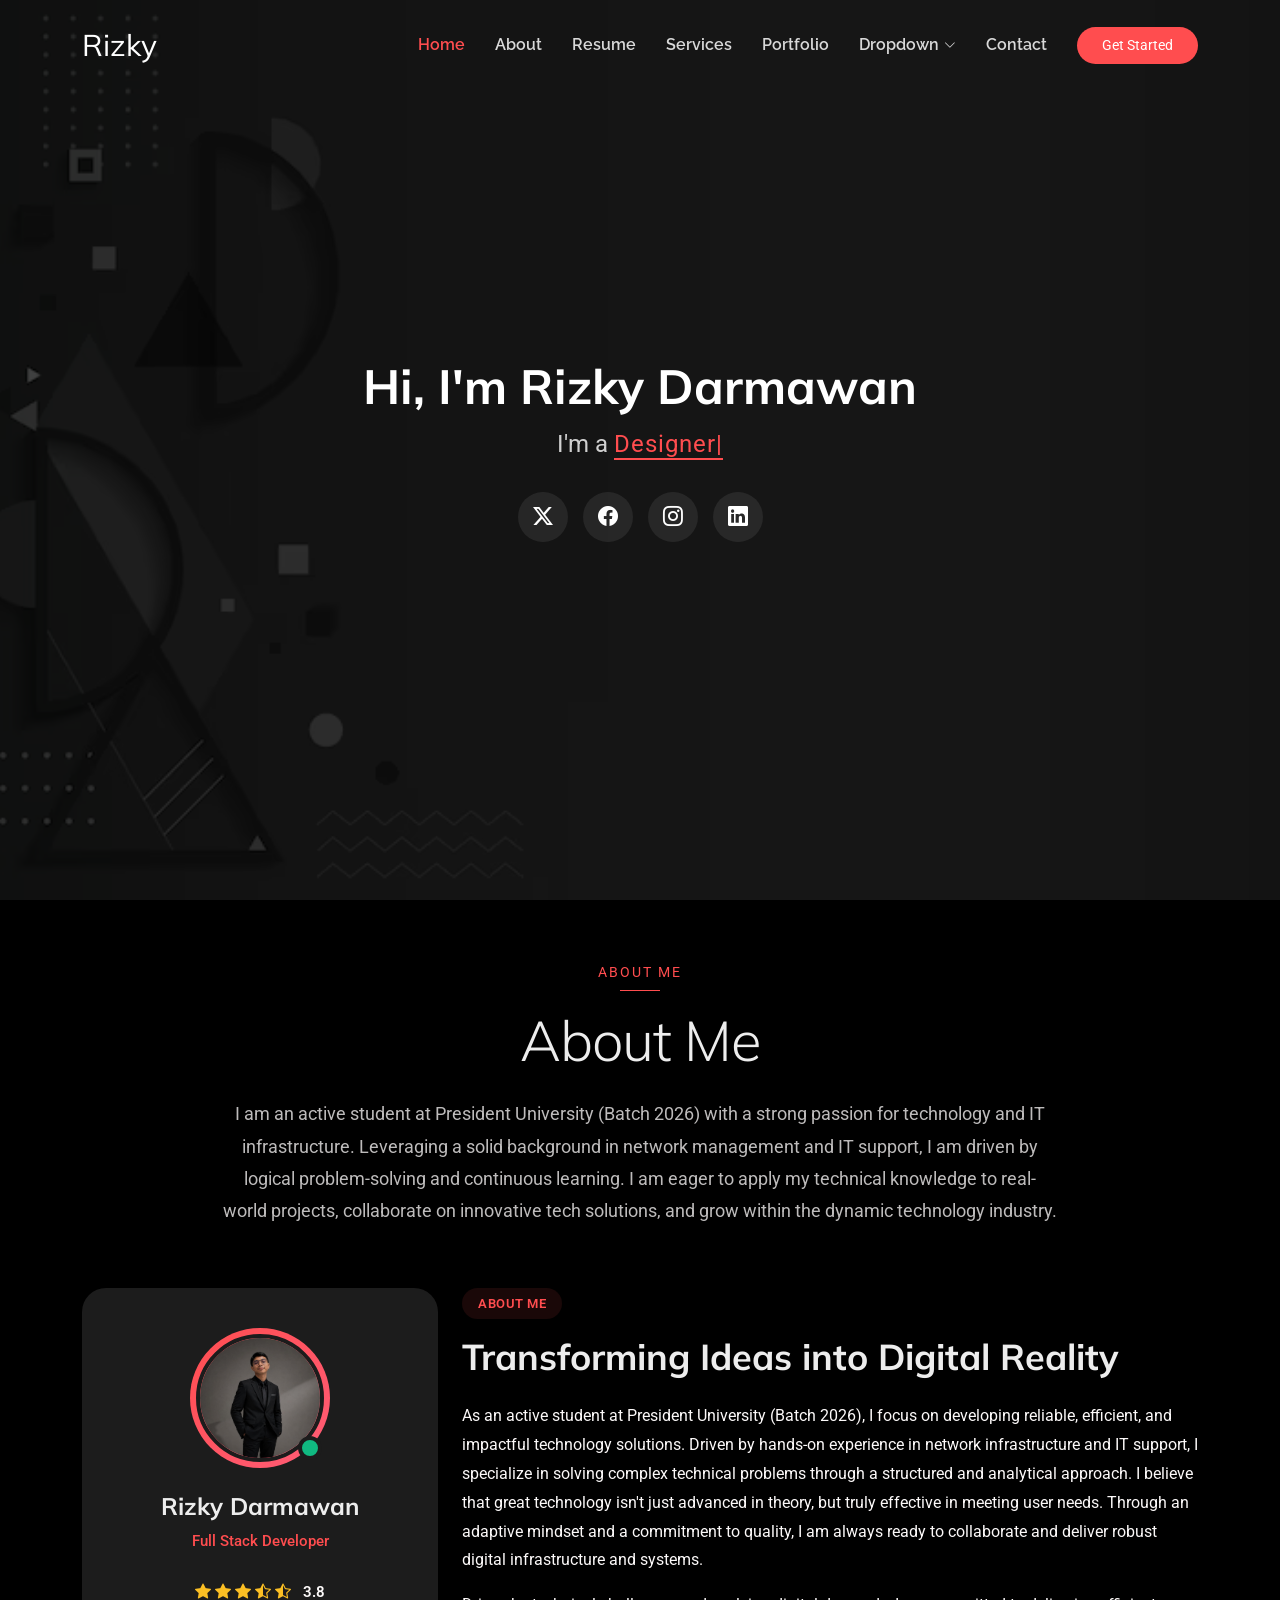
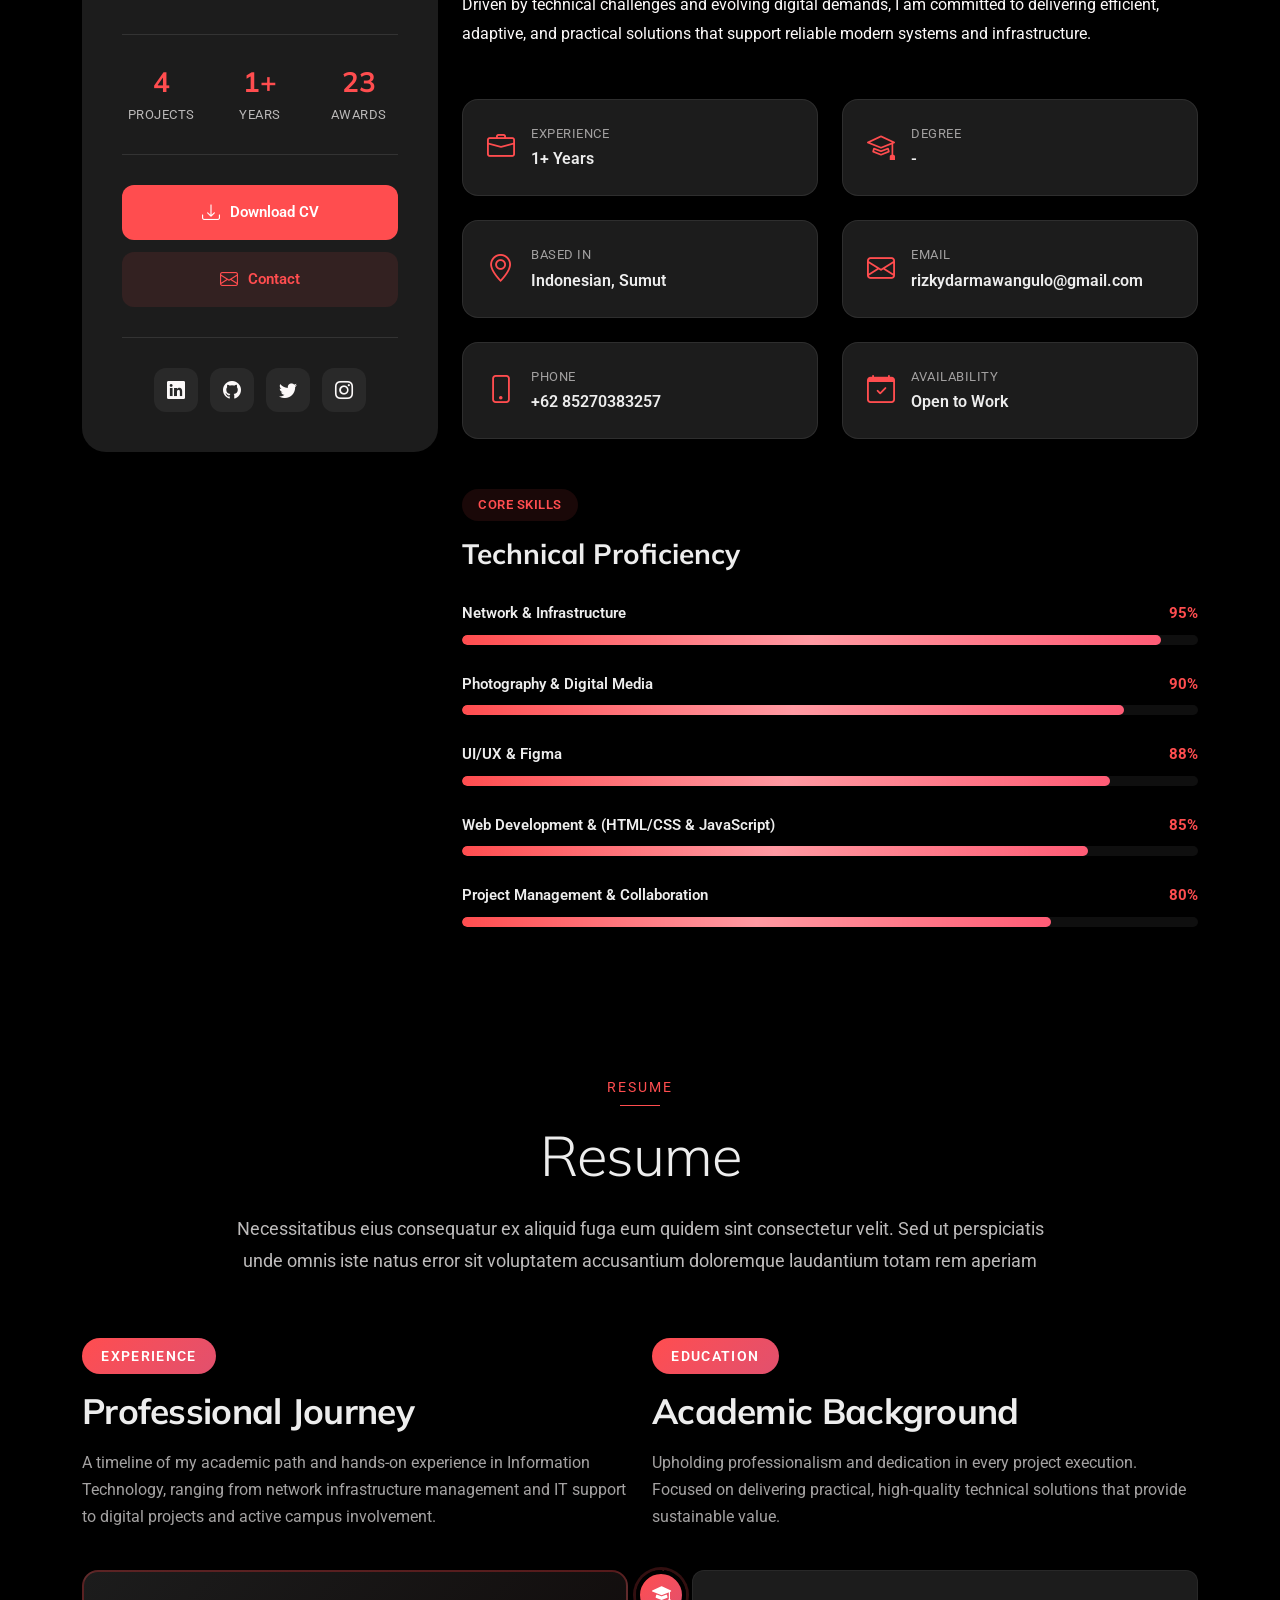
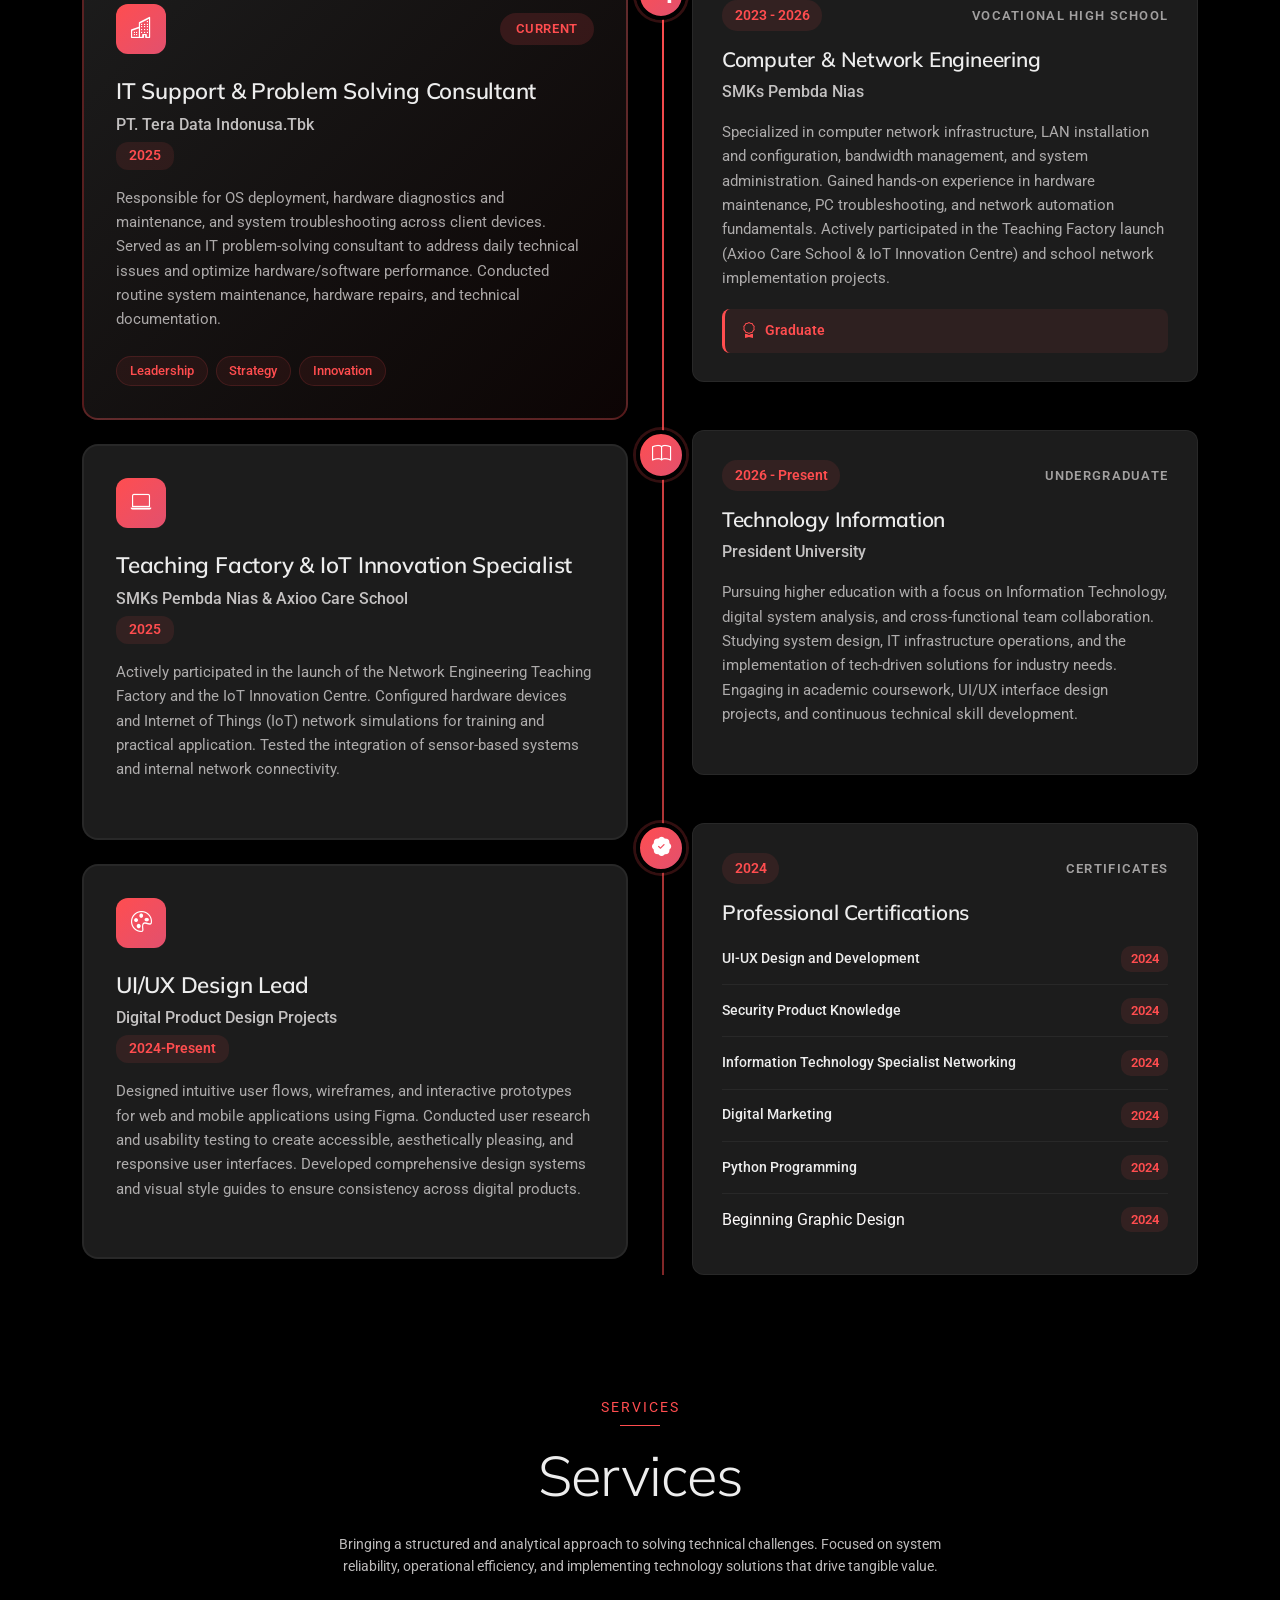
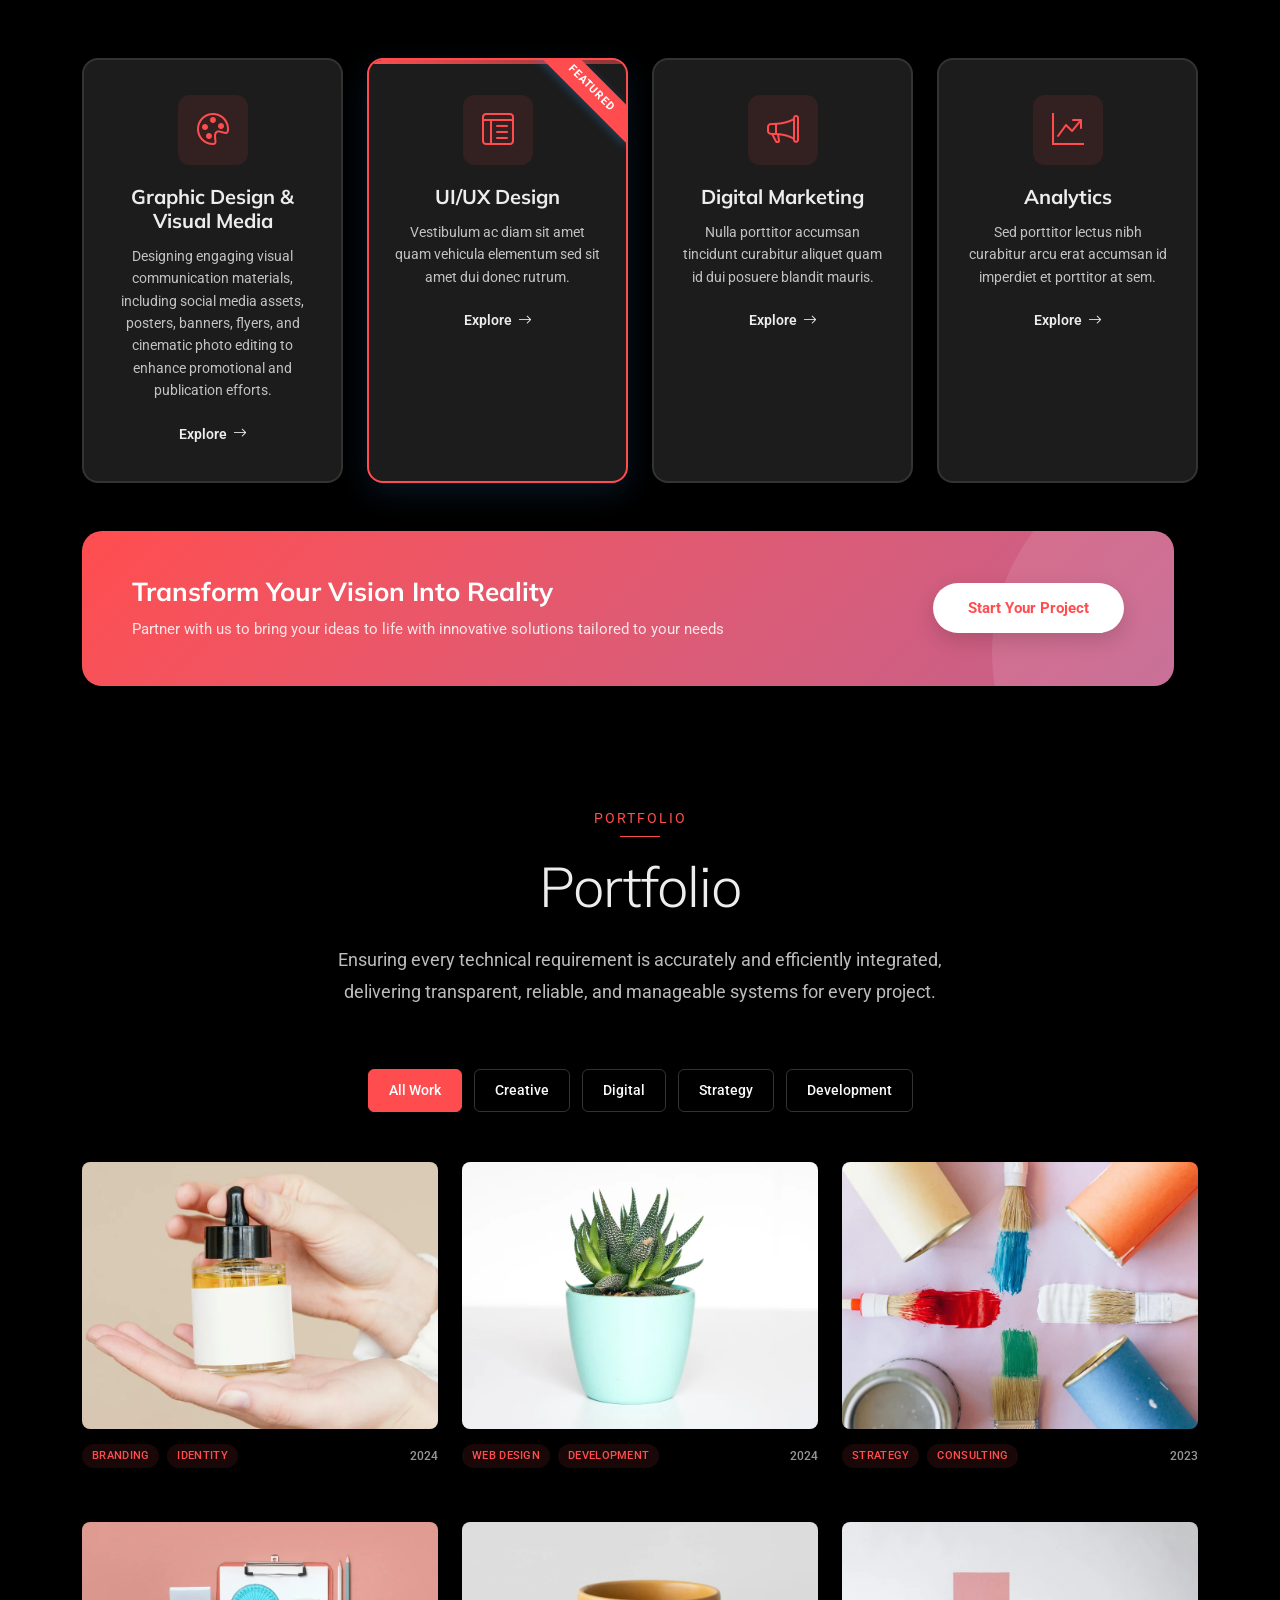
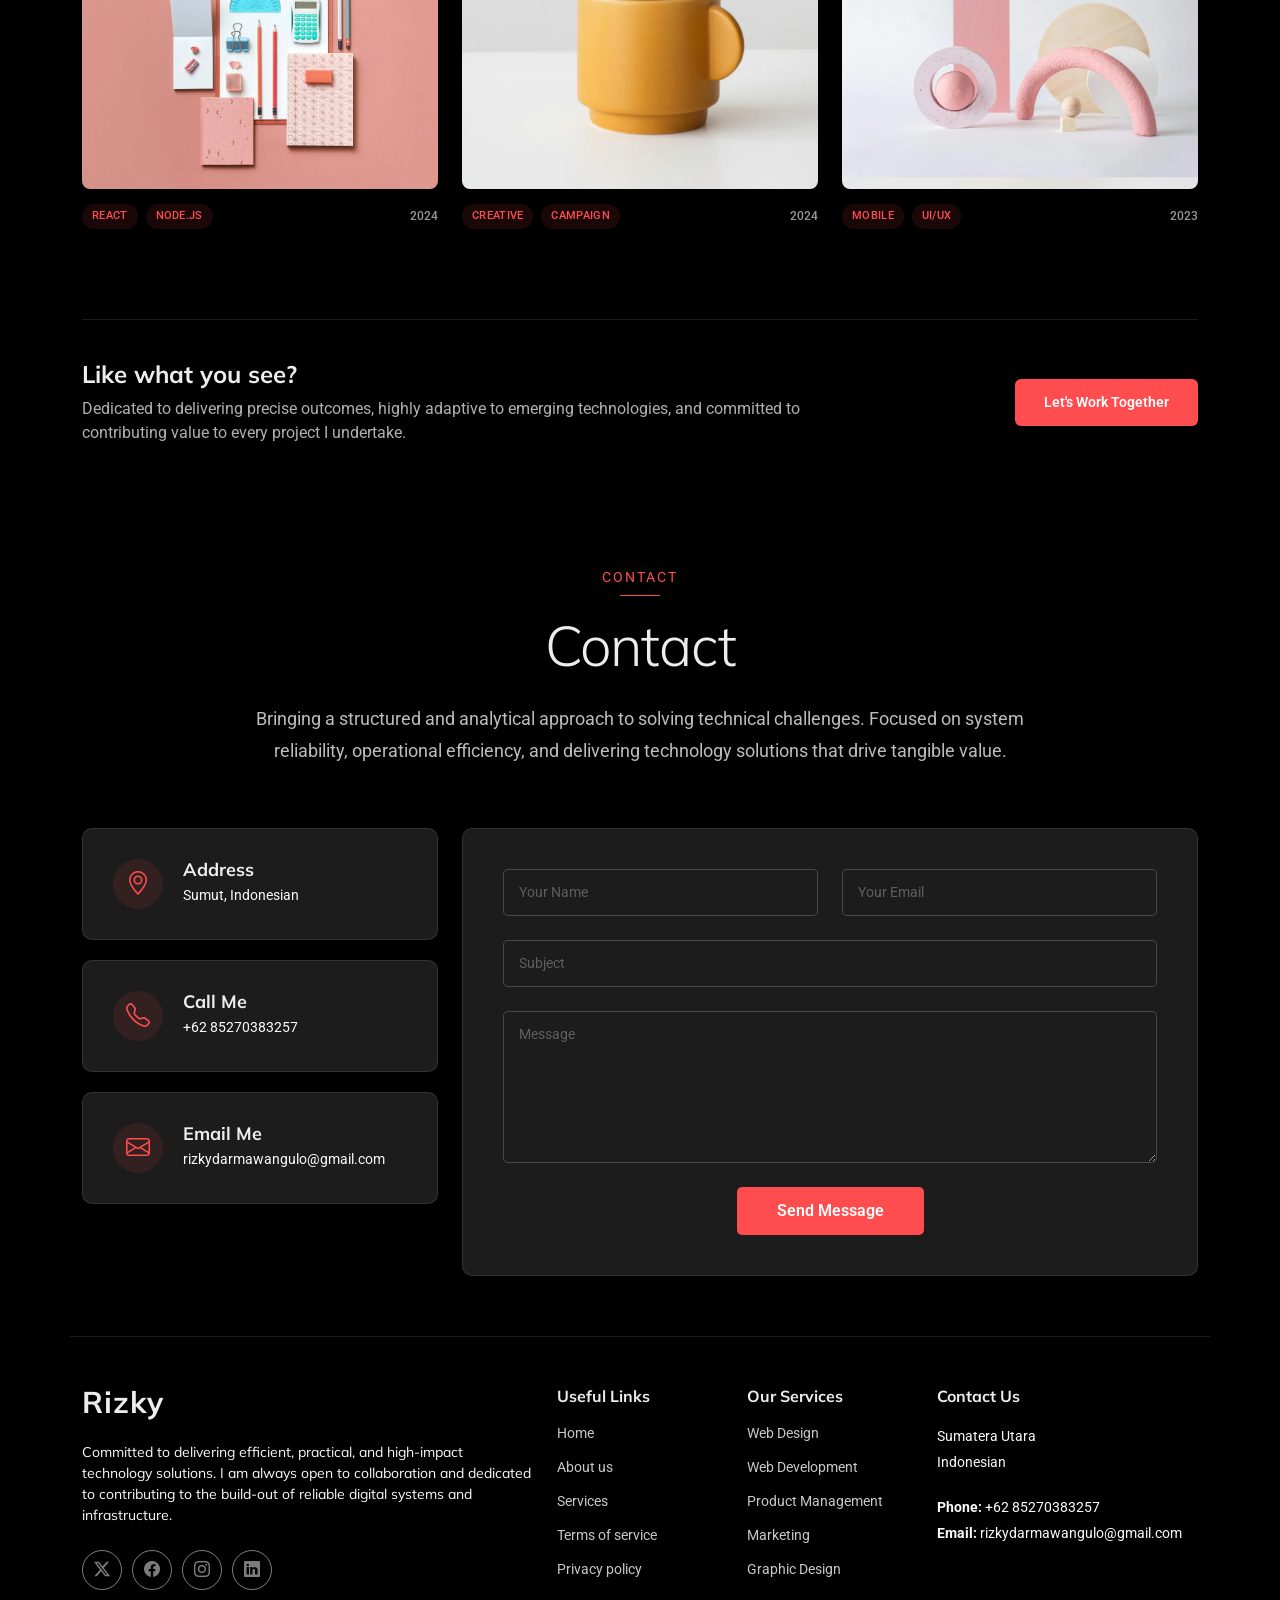
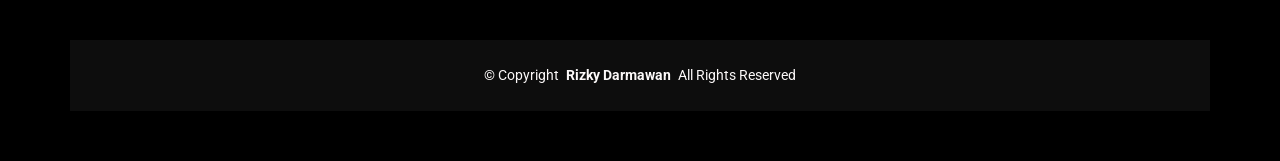
<file: index.html>
<!doctype html>
<html lang="en">
  <head>
    <meta charset="utf-8" />
    <meta content="width=device-width, initial-scale=1.0" name="viewport" />
    <title>Rizky Darmawan</title>
    <meta name="website portofolio rizky darmawan" content="" />
    <meta name="keywords" content="" />

    <!-- Favicons -->
    <link href="assets/img/background.png" rel="icon" />
    <link href="assets/img/background.png" rel="apple-touch-icon" />

    <!-- Fonts -->
    <link href="https://fonts.googleapis.com" rel="preconnect" />
    <link href="https://fonts.gstatic.com" rel="preconnect" crossorigin />
    <link
      href="https://fonts.googleapis.com/css2?family=Roboto:ital,wght@0,100;0,300;0,400;0,500;0,700;0,900;1,100;1,300;1,400;1,500;1,700;1,900&family=Raleway:ital,wght@0,100;0,200;0,300;0,400;0,500;0,600;0,700;0,800;0,900;1,100;1,200;1,300;1,400;1,500;1,600;1,700;1,800;1,900&family=Mulish:ital,wght@0,200;0,300;0,400;0,500;0,600;0,700;0,800;0,900;1,200;1,300;1,400;1,500;1,600;1,700;1,800;1,900&display=swap"
      rel="stylesheet"
    />

    <!-- Vendor CSS Files -->
    <link
      href="assets/vendor/bootstrap/css/bootstrap.min.css"
      rel="stylesheet"
    />
    <link
      href="assets/vendor/bootstrap-icons/bootstrap-icons.css"
      rel="stylesheet"
    />
    <link href="assets/vendor/aos/aos.css" rel="stylesheet" />
    <link
      href="assets/vendor/glightbox/css/glightbox.min.css"
      rel="stylesheet"
    />
    <link href="assets/vendor/swiper/swiper-bundle.min.css" rel="stylesheet" />

    <!-- Main CSS File -->
    <link href="assets/css/main.css" rel="stylesheet" />
  </head>

  <body class="index-page">
    <header id="header" class="header d-flex align-items-center fixed-top">
      <div
        class="container-fluid container-xl position-relative d-flex align-items-center"
      >
        <a href="index.html" class="logo d-flex align-items-center me-auto">
          <h1 class="sitename">Rizky</h1>
        </a>

        <nav id="navmenu" class="navmenu">
          <ul>
            <li><a href="#hero" class="active">Home</a></li>
            <li><a href="#about">About</a></li>
            <li><a href="#resume">Resume</a></li>
            <li><a href="#services">Services</a></li>
            <li><a href="#portfolio">Portfolio</a></li>
            <li class="dropdown">
              <a href="#"
                ><span>Dropdown</span>
                <i class="bi bi-chevron-down toggle-dropdown"></i
              ></a>
              <ul>
                <li><a href="#">Dropdown 1</a></li>
                <li class="dropdown">
                  <a href="#"
                    ><span>Deep Dropdown</span>
                    <i class="bi bi-chevron-down toggle-dropdown"></i
                  ></a>
                  <ul>
                    <li><a href="#">Deep Dropdown 1</a></li>
                    <li><a href="#">Deep Dropdown 2</a></li>
                    <li><a href="#">Deep Dropdown 3</a></li>
                  </ul>
                </li>
                <li><a href="#">Dropdown 2</a></li>
                <li><a href="#">Dropdown 3</a></li>
              </ul>
            </li>
            <li><a href="#contact">Contact</a></li>
          </ul>
          <i class="mobile-nav-toggle d-xl-none bi bi-list"></i>
        </nav>
        <a class="btn-getstarted" href="#about">Get Started</a>
      </div>
    </header>

    <main class="main">
      <!-- Hero Section -->
      <section id="hero" class="hero section dark-background">
        <img src="Background opening.jpg" alt="" data-aos="fade-in" />

        <div class="container" data-aos="fade-up" data-aos-delay="100">
          <div class="row justify-content-center">
            <div class="col-lg-8 text-center">
              <h2>Hi, I'm Rizky Darmawan</h2>
              <p>
                I'm a
                <span
                  class="typed"
                  data-typed-items="Designer, Developer, Freelancer, Photographer"
                ></span
                ><span class="typed-cursor" aria-hidden="true"></span>
              </p>
              <div class="social-links">
                <a href="https://x.com/DarmawanGulo1"><i class="bi bi-twitter-x"></i></a>
                <a href="https://www.facebook.com/share/1BceNMTm7i/"><i class="bi bi-facebook"></i></a>
                <a href="https://www.instagram.com/rizkygulo_/?utm_source=ig_web_button_share_sheet"><i class="bi bi-instagram"></i></a>
                <a href="#"><i class="bi bi-linkedin"></i></a>
              </div>
            </div>
          </div>
        </div>
      </section>
      <!-- /Hero Section -->

      <!-- About Section -->
      <section id="about" class="about section">
        <!-- Section Title -->
        <div class="container section-title" data-aos="fade-up">
          <span class="subtitle">About Me</span>
          <h2>About Me</h2>
          <p>
            I am an active student at President University (Batch 2026) 
            with a strong passion for technology and IT infrastructure. 
            Leveraging a solid background in network management and IT support, 
            I am driven by logical problem-solving and continuous learning. 
            I am eager to apply my technical knowledge to real-world projects, 
            collaborate on innovative tech solutions, and grow within the dynamic 
            technology industry.
          </p>
        </div>
        <!-- End Section Title -->

        <div class="container" data-aos="fade-up" data-aos-delay="100">
          <div class="row gy-5">
            <div class="col-lg-4" data-aos="zoom-in" data-aos-delay="150">
              <div class="profile-card">
                <div class="profile-header">
                  <div class="profile-avatar">
                    <img
                      src="Profile.jpeg"
                      class="img-fluid"
                      alt=""
                    />
                    <div class="status-indicator"></div>
                  </div>
                  <h3>Rizky Darmawan</h3>
                  <span class="role">Full Stack Developer</span>
                  <div class="rating">
                    <i class="bi bi-star-fill"></i>
                    <i class="bi bi-star-fill"></i>
                    <i class="bi bi-star-fill"></i>
                    <i class="bi bi-star-half"></i>
                    <i class="bi bi-star-half"></i>
                    <span>3.8</span>
                  </div>
                </div>

                <div class="profile-stats">
                  <div class="stat-item">
                    <h4>4</h4>
                    <p>Projects</p>
                  </div>
                  <div class="stat-item">
                    <h4>1+</h4>
                    <p>Years</p>
                  </div>
                  <div class="stat-item">
                    <h4>23</h4>
                    <p>Awards</p>
                  </div>
                </div>

                <div class="profile-actions">
                  <a href="#" class="btn-primary"
                    ><i class="bi bi-download"></i> Download CV</a
                  >
                  <a href="#" class="btn-secondary"
                    ><i class="bi bi-envelope"></i> Contact</a
                  >
                </div>

                <div class="social-connect">
                  <a href="#"><i class="bi bi-linkedin"></i></a>
                  <a href="rizkydarmawangulo-ui.github.io"><i class="bi bi-github"></i></a>
                  <a href="#"><i class="bi bi-twitter"></i></a>
                  <a href="https://www.instagram.com/rizkygulo_/?utm_source=ig_web_button_share_sheet"><i class="bi bi-instagram"></i></a>
                </div>
              </div>
            </div>

            <div class="col-lg-8" data-aos="fade-left" data-aos-delay="200">
              <div class="content-wrapper">
                <div class="bio-section">
                  <div class="section-tag">About Me</div>
                  <h2>Transforming Ideas into Digital Reality</h2>
                  <p>
                    As an active student at President University (Batch 2026), I focus on developing reliable, 
                    efficient, and impactful technology solutions. Driven by hands-on experience in network infrastructure 
                    and IT support, I specialize in solving complex technical problems through a structured 
                    and analytical approach.

                    I believe that great technology isn't just advanced in theory, 
                    but truly effective in meeting user needs. Through an adaptive mindset and a 
                    commitment to quality, I am always ready to collaborate and deliver robust digital 
                    infrastructure and systems.
                  </p>
                  <p>
                    Driven by technical challenges and evolving digital demands, I am committed to delivering efficient, 
                    adaptive, and practical solutions that support reliable modern systems and infrastructure.
                  </p>
                </div>

                <div class="details-grid">
                  <div
                    class="detail-item"
                    data-aos="fade-up"
                    data-aos-delay="250"
                  >
                    <i class="bi bi-briefcase"></i>
                    <div class="detail-content">
                      <span>Experience</span>
                      <strong>1+ Years</strong>
                    </div>
                  </div>

                  <div
                    class="detail-item"
                    data-aos="fade-up"
                    data-aos-delay="300"
                  >
                    <i class="bi bi-mortarboard"></i>
                    <div class="detail-content">
                      <span>Degree</span>
                      <strong>-</strong>
                    </div>
                  </div>

                  <div
                    class="detail-item"
                    data-aos="fade-up"
                    data-aos-delay="350"
                  >
                    <i class="bi bi-geo-alt"></i>
                    <div class="detail-content">
                      <span>Based In</span>
                      <strong>Indonesian, Sumut</strong>
                    </div>
                  </div>

                  <div
                    class="detail-item"
                    data-aos="fade-up"
                    data-aos-delay="100"
                  >
                    <i class="bi bi-envelope"></i>
                    <div class="detail-content">
                      <span>Email</span>
                      <strong>rizkydarmawangulo@gmail.com</strong>
                    </div>
                  </div>

                  <div
                    class="detail-item"
                    data-aos="fade-up"
                    data-aos-delay="150"
                  >
                    <i class="bi bi-phone"></i>
                    <div class="detail-content">
                      <span>Phone</span>
                      <strong>+62 85270383257</strong>
                    </div>
                  </div>

                  <div
                    class="detail-item"
                    data-aos="fade-up"
                    data-aos-delay="200"
                  >
                    <i class="bi bi-calendar-check"></i>
                    <div class="detail-content">
                      <span>Availability</span>
                      <strong>Open to Work</strong>
                    </div>
                  </div>
                </div>

                <div
                  class="skills-showcase"
                  data-aos="fade-up"
                  data-aos-delay="250"
                >
                  <div class="section-tag">Core Skills</div>
                  <h3>Technical Proficiency</h3>

                  <div class="skills-list skills-animation">
                    <div class="skill-item">
                      <div class="skill-info">
                        <span class="skill-name">Network &amp; Infrastructure</span>
                        <span class="skill-percent">95%</span>
                      </div>
                      <div class="progress">
                        <div
                          class="progress-bar"
                          role="progressbar"
                          aria-valuenow="95"
                          aria-valuemin="0"
                          aria-valuemax="100"
                        ></div>
                      </div>
                    </div>

                    <div class="skill-item">
                      <div class="skill-info">
                        <span class="skill-name">Photography &amp; Digital Media</span>
                        <span class="skill-percent">90%</span>
                      </div>
                      <div class="progress">
                        <div
                          class="progress-bar"
                          role="progressbar"
                          aria-valuenow="90"
                          aria-valuemin="0"
                          aria-valuemax="100"
                        ></div>
                      </div>
                    </div>

                    <div class="skill-item">
                      <div class="skill-info">
                        <span class="skill-name">UI/UX &amp; Figma</span>
                        <span class="skill-percent">88%</span>
                      </div>
                      <div class="progress">
                        <div
                          class="progress-bar"
                          role="progressbar"
                          aria-valuenow="88"
                          aria-valuemin="0"
                          aria-valuemax="100"
                        ></div>
                      </div>
                    </div>

                    <div class="skill-item">
                      <div class="skill-info">
                        <span class="skill-name">Web Development &amp; (HTML/CSS & JavaScript)</span>
                        <span class="skill-percent">85%</span>
                      </div>
                      <div class="progress">
                        <div
                          class="progress-bar"
                          role="progressbar"
                          aria-valuenow="85"
                          aria-valuemin="0"
                          aria-valuemax="100"
                        ></div>
                      </div>
                    </div>

                    <div class="skill-item">
                      <div class="skill-info">
                        <span class="skill-name">Project Management &amp; Collaboration</span>
                        <span class="skill-percent">80%</span>
                      </div>
                      <div class="progress">
                        <div
                          class="progress-bar"
                          role="progressbar"
                          aria-valuenow="80"
                          aria-valuemin="0"
                          aria-valuemax="100"
                        ></div>
                      </div>
                    </div>
                  </div>
                </div>
              </div>
            </div>
          </div>
        </div>
      </section>
      <!-- /About Section -->

      <!-- Resume Section -->
      <section id="resume" class="resume section">
        <!-- Section Title -->
        <div class="container section-title" data-aos="fade-up">
          <span class="subtitle">Resume</span>
          <h2>Resume</h2>
          <p>
            Necessitatibus eius consequatur ex aliquid fuga eum quidem sint
            consectetur velit. Sed ut perspiciatis unde omnis iste natus error
            sit voluptatem accusantium doloremque laudantium totam rem aperiam
          </p>
        </div>
        <!-- End Section Title -->

        <div class="container" data-aos="fade-up" data-aos-delay="100">
          <div class="row gy-5">
            <div class="col-lg-6">
              <div class="experience-section">
                <div
                  class="section-header"
                  data-aos="fade-right"
                  data-aos-delay="200"
                >
                  <div class="header-content">
                    <span class="section-badge">Experience</span>
                    <h2>Professional Journey</h2>
                    <p>
                      A timeline of my academic path and hands-on experience in 
                      Information Technology, ranging from network infrastructure management and 
                      IT support to digital projects and active campus involvement.
                    </p>
                  </div>
                </div>

                <div class="experience-cards">
                  <div
                    class="exp-card featured"
                    data-aos="zoom-in"
                    data-aos-delay="300"
                  >
                    <div class="card-header">
                      <div class="company-logo">
                        <i class="bi bi-buildings"></i>
                      </div>
                      <div class="period-badge">Current</div>
                    </div>
                    <div class="card-body">
                      <h3>IT Support & Problem Solving Consultant</h3>
                      <p class="company-name">PT. Tera Data Indonusa.Tbk</p>
                      <span class="duration">2025</span>
                      <p class="description">
                        Responsible for OS deployment, hardware diagnostics and maintenance, 
                        and system troubleshooting across client devices.
                        Served as an IT problem-solving consultant to address daily technical issues 
                        and optimize hardware/software performance.
                        Conducted routine system maintenance, hardware repairs, 
                        and technical documentation.
                      </p>
                      <div class="skills-tags">
                        <span class="skill-tag">Leadership</span>
                        <span class="skill-tag">Strategy</span>
                        <span class="skill-tag">Innovation</span>
                      </div>
                    </div>
                  </div>

                  <div class="exp-card" data-aos="zoom-in" data-aos-delay="350">
                    <div class="card-header">
                      <div class="company-logo">
                        <i class="bi bi-laptop"></i>
                      </div>
                    </div>
                    <div class="card-body">
                      <h3>Teaching Factory & IoT Innovation Specialist</h3>
                      <p class="company-name">SMKs Pembda Nias & Axioo Care School</p>
                      <span class="duration">2025</span>
                      <p class="description">
                        Actively participated in the launch of the Network Engineering Teaching Factory 
                        and the IoT Innovation Centre.
                        Configured hardware devices and Internet of Things (IoT) 
                        network simulations for training and practical application.
                        Tested the integration of sensor-based systems and internal network connectivity.
                      </p>
                    </div>
                  </div>

                  <div class="exp-card" data-aos="zoom-in" data-aos-delay="400">
                    <div class="card-header">
                      <div class="company-logo">
                        <i class="bi bi-palette"></i>
                      </div>
                    </div>
                    <div class="card-body">
                      <h3>UI/UX Design Lead</h3>
                      <p class="company-name">Digital Product Design Projects</p>
                      <span class="duration">2024-Present</span>
                      <p class="description">
                        Designed intuitive user flows, wireframes, and interactive prototypes for web 
                        and mobile applications using Figma.
                        Conducted user research and usability testing to create accessible, 
                        aesthetically pleasing, and responsive user interfaces.
                        Developed comprehensive design systems and visual style guides to 
                        ensure consistency across digital products.
                      </p>
                    </div>
                  </div>
                </div>
              </div>
            </div>

            <div class="col-lg-6">
              <div class="education-section">
                <div
                  class="section-header"
                  data-aos="fade-left"
                  data-aos-delay="200"
                >
                  <div class="header-content">
                    <span class="section-badge">Education</span>
                    <h2>Academic Background</h2>
                    <p>
                      Upholding professionalism and dedication in every project execution. 
                      Focused on delivering practical, high-quality technical solutions that 
                      provide sustainable value.
                    </p>
                  </div>
                </div>

                <div
                  class="education-timeline"
                  data-aos="fade-left"
                  data-aos-delay="300"
                >
                  <div class="timeline-track">
                    <div class="timeline-item">
                      <div class="timeline-marker">
                        <i class="bi bi-mortarboard-fill"></i>
                      </div>
                      <div class="timeline-content">
                        <div class="education-meta">
                          <span class="year-range">2023 - 2026</span>
                          <span class="degree-level">Vocational High School</span>
                        </div>
                        <h4>Computer & Network Engineering</h4>
                        <p class="institution">SMKs Pembda Nias</p>
                        <p class="description">
                          Specialized in computer network infrastructure, LAN installation and 
                          configuration, bandwidth management, and system administration.
                          Gained hands-on experience in hardware maintenance, PC troubleshooting, 
                          and network automation fundamentals.
                          Actively participated in the Teaching Factory launch (Axioo Care School & IoT Innovation Centre) 
                          and school network implementation projects.
                        </p>
                        <div class="achievement">
                          <i class="bi bi-award"></i>
                          <span>Graduate</span>
                        </div>
                      </div>
                    </div>

                    <div class="timeline-item">
                      <div class="timeline-marker">
                        <i class="bi bi-book"></i>
                      </div>
                      <div class="timeline-content">
                        <div class="education-meta">
                          <span class="year-range">2026 - Present</span>
                          <span class="degree-level">Undergraduate</span>
                        </div>
                        <h4>Technology Information</h4>
                        <p class="institution">President University</p>
                        <p class="description">
                          Pursuing higher education with a focus on Information Technology, 
                          digital system analysis, and cross-functional team collaboration.
                          Studying system design, IT infrastructure operations, and the implementation 
                          of tech-driven solutions for industry needs.
                          Engaging in academic coursework, UI/UX interface design projects, 
                          and continuous technical skill development.
                        </p>
                      </div>
                    </div>

                    <div class="timeline-item">
                      <div class="timeline-marker">
                        <i class="bi bi-patch-check-fill"></i>
                      </div>
                      <div class="timeline-content">
                        <div class="education-meta">
                          <span class="year-range">2024</span>
                          <span class="degree-level">Certificates</span>
                        </div>
                        <h4>Professional Certifications</h4>
                        <div class="certifications-list">
                          <div class="cert-item">
                            <span class="cert-name">UI-UX Design and Development</span>
                            <span class="cert-year">2024</span>
                          </div>
                          <div class="cert-item">
                            <span class="cert-name">Security Product Knowledge</span>
                            <span class="cert-year">2024</span>
                          </div>
                          <div class="cert-item">
                            <span class="cert-name">Information Technology Specialist Networking</span>
                            <span class="cert-year">2024</span>
                          </div>
                          <div class="cert-item">
                            <span class="cert-name">Digital Marketing</span>
                            <span class="cert-year">2024</span>
                          </div>
                          <div class="cert-item">
                            <span class="cert-name">Python Programming</span>
                            <span class="cert-year">2024</span>
                          </div>
                          <div class="cert-item">Beginning Graphic Design</span>
                            <span class="cert-year">2024</span>
                          </div>
                        </div>
                      </div>
                    </div>
                  </div>
                </div>
              </div>
            </div>
          </div>
        </div>
      </section>
      <!-- /Resume Section -->

      <!-- Services Section -->
      <section id="services" class="services section">
        <!-- Section Title -->
        <div class="container section-title" data-aos="fade-up">
          <span class="subtitle">Services</span>
          <h2>Services</h2>
          <p>
            Bringing a structured and analytical approach to solving technical challenges. 
            Focused on system reliability, operational efficiency, and implementing technology solutions 
            that drive tangible value.
          </p>
        </div>
        <!-- End Section Title -->

        <div class="container" data-aos="fade-up" data-aos-delay="100">
          <div class="row gy-4">
            <div
              class="col-lg-3 col-md-6"
              data-aos="zoom-in"
              data-aos-delay="100"
            >
              <div class="service-item">
                <div class="icon-wrapper">
                  <i class="bi bi-palette"></i>
                </div>
                <h4>Graphic Design & Visual Media</h4>
                <p>
                  Designing engaging visual communication materials, including social media assets, 
                  posters, banners, flyers, and cinematic photo editing to enhance promotional 
                  and publication efforts.
                </p>
                <a href="service-details.html" class="read-more">
                  <span>Explore</span>
                  <i class="bi bi-arrow-right"></i>
                </a>
              </div>
            </div>

            <div
              class="col-lg-3 col-md-6"
              data-aos="zoom-in"
              data-aos-delay="200"
            >
              <div class="service-item featured">
                <div class="featured-tag">Featured</div>
                <div class="icon-wrapper">
                  <i class="bi bi-layout-text-window-reverse"></i>
                </div>
                <h4>UI/UX Design</h4>
                <p>
                  Vestibulum ac diam sit amet quam vehicula elementum sed sit
                  amet dui donec rutrum.
                </p>
                <a href="service-details.html" class="read-more">
                  <span>Explore</span>
                  <i class="bi bi-arrow-right"></i>
                </a>
              </div>
            </div>

            <div
              class="col-lg-3 col-md-6"
              data-aos="zoom-in"
              data-aos-delay="100"
            >
              <div class="service-item">
                <div class="icon-wrapper">
                  <i class="bi bi-megaphone"></i>
                </div>
                <h4>Digital Marketing</h4>
                <p>
                  Nulla porttitor accumsan tincidunt curabitur aliquet quam id
                  dui posuere blandit mauris.
                </p>
                <a href="service-details.html" class="read-more">
                  <span>Explore</span>
                  <i class="bi bi-arrow-right"></i>
                </a>
              </div>
            </div>

            <div
              class="col-lg-3 col-md-6"
              data-aos="zoom-in"
              data-aos-delay="300"
            >
              <div class="service-item">
                <div class="icon-wrapper">
                  <i class="bi bi-graph-up-arrow"></i>
                </div>
                <h4>Analytics</h4>
                <p>
                  Sed porttitor lectus nibh curabitur arcu erat accumsan id
                  imperdiet et porttitor at sem.
                </p>
                <a href="service-details.html" class="read-more">
                  <span>Explore</span>
                  <i class="bi bi-arrow-right"></i>
                </a>
              </div>
            </div>

          <div class="row mt-5">
            <div class="col-12" data-aos="fade-up" data-aos-delay="200">
              <div class="cta-box">
                <div class="row align-items-center">
                  <div class="col-lg-8">
                    <h3>Transform Your Vision Into Reality</h3>
                    <p>
                      Partner with us to bring your ideas to life with
                      innovative solutions tailored to your needs
                    </p>
                  </div>
                  <div class="col-lg-4 text-lg-end text-center">
                    <a href="service-details.html" class="cta-btn"
                      >Start Your Project</a
                    >
                  </div>
                </div>
              </div>
            </div>
          </div>
        </div>
      </section>
      <!-- /Services Section -->

      <!-- Portfolio Section -->
      <section id="portfolio" class="portfolio section">
        <!-- Section Title -->
        <div class="container section-title" data-aos="fade-up">
          <span class="subtitle">Portfolio</span>
          <h2>Portfolio</h2>
          <p>
            Ensuring every technical requirement is accurately and efficiently integrated, delivering transparent, reliable, and manageable systems for every project.
          </p>
        </div>
        <!-- End Section Title -->

        <div class="container" data-aos="fade-up" data-aos-delay="100">
          <div
            class="isotope-layout"
            data-default-filter="*"
            data-layout="masonry"
            data-sort="original-order"
          >
            <ul
              class="portfolio-filters isotope-filters"
              data-aos="fade-up"
              data-aos-delay="200"
            >
              <li data-filter="*" class="filter-active">All Work</li>
              <li data-filter=".filter-creative">Creative</li>
              <li data-filter=".filter-digital">Digital</li>
              <li data-filter=".filter-strategy">Strategy</li>
              <li data-filter=".filter-development">Development</li>
            </ul>

            <div
              class="row gy-4 isotope-container"
              data-aos="fade-up"
              data-aos-delay="300"
            >
              <div
                class="col-lg-4 col-md-6 portfolio-item isotope-item filter-creative"
              >
                <div class="portfolio-card">
                  <div class="portfolio-image-container">
                    <img
                      src="assets/img/portfolio/portfolio-1.webp"
                      alt="Creative Project"
                      class="img-fluid"
                      loading="lazy"
                    />
                    <div class="portfolio-overlay">
                      <div class="portfolio-info">
                        <span class="project-category">Creative Design</span>
                        <h4>Visual Identity System</h4>
                      </div>
                      <div class="portfolio-actions">
                        <a
                          href="assets/img/portfolio/portfolio-1.webp"
                          class="glightbox portfolio-link"
                        >
                          <i class="bi bi-plus-lg"></i>
                        </a>
                        <a href="#" class="portfolio-details">
                          <i class="bi bi-arrow-right"></i>
                        </a>
                      </div>
                    </div>
                  </div>
                  <div class="portfolio-meta">
                    <div class="project-tags">
                      <span class="tag">Branding</span>
                      <span class="tag">Identity</span>
                    </div>
                    <div class="project-year">2024</div>
                  </div>
                </div>
              </div>

              <div
                class="col-lg-4 col-md-6 portfolio-item isotope-item filter-digital"
              >
                <div class="portfolio-card">
                  <div class="portfolio-image-container">
                    <img
                      src="assets/img/portfolio/portfolio-2.webp"
                      alt="Digital Project"
                      class="img-fluid"
                      loading="lazy"
                    />
                    <div class="portfolio-overlay">
                      <div class="portfolio-info">
                        <span class="project-category">Digital Experience</span>
                        <h4>Interactive Web Platform</h4>
                      </div>
                      <div class="portfolio-actions">
                        <a
                          href="assets/img/portfolio/portfolio-2.webp"
                          class="glightbox portfolio-link"
                        >
                          <i class="bi bi-plus-lg"></i>
                        </a>
                        <a href="#" class="portfolio-details">
                          <i class="bi bi-arrow-right"></i>
                        </a>
                      </div>
                    </div>
                  </div>
                  <div class="portfolio-meta">
                    <div class="project-tags">
                      <span class="tag">Web Design</span>
                      <span class="tag">Development</span>
                    </div>
                    <div class="project-year">2024</div>
                  </div>
                </div>
              </div>

              <div
                class="col-lg-4 col-md-6 portfolio-item isotope-item filter-strategy"
              >
                <div class="portfolio-card">
                  <div class="portfolio-image-container">
                    <img
                      src="assets/img/portfolio/portfolio-3.webp"
                      alt="Strategy Project"
                      class="img-fluid"
                      loading="lazy"
                    />
                    <div class="portfolio-overlay">
                      <div class="portfolio-info">
                        <span class="project-category">Brand Strategy</span>
                        <h4>Market Positioning</h4>
                      </div>
                      <div class="portfolio-actions">
                        <a
                          href="assets/img/portfolio/portfolio-3.webp"
                          class="glightbox portfolio-link"
                        >
                          <i class="bi bi-plus-lg"></i>
                        </a>
                        <a href="#" class="portfolio-details">
                          <i class="bi bi-arrow-right"></i>
                        </a>
                      </div>
                    </div>
                  </div>
                  <div class="portfolio-meta">
                    <div class="project-tags">
                      <span class="tag">Strategy</span>
                      <span class="tag">Consulting</span>
                    </div>
                    <div class="project-year">2023</div>
                  </div>
                </div>
              </div>

              <div
                class="col-lg-4 col-md-6 portfolio-item isotope-item filter-development"
              >
                <div class="portfolio-card">
                  <div class="portfolio-image-container">
                    <img
                      src="assets/img/portfolio/portfolio-4.webp"
                      alt="Development Project"
                      class="img-fluid"
                      loading="lazy"
                    />
                    <div class="portfolio-overlay">
                      <div class="portfolio-info">
                        <span class="project-category">Full Stack</span>
                        <h4>Custom Application</h4>
                      </div>
                      <div class="portfolio-actions">
                        <a
                          href="assets/img/portfolio/portfolio-4.webp"
                          class="glightbox portfolio-link"
                        >
                          <i class="bi bi-plus-lg"></i>
                        </a>
                        <a href="#" class="portfolio-details">
                          <i class="bi bi-arrow-right"></i>
                        </a>
                      </div>
                    </div>
                  </div>
                  <div class="portfolio-meta">
                    <div class="project-tags">
                      <span class="tag">React</span>
                      <span class="tag">Node.js</span>
                    </div>
                    <div class="project-year">2024</div>
                  </div>
                </div>
              </div>

              <div
                class="col-lg-4 col-md-6 portfolio-item isotope-item filter-creative"
              >
                <div class="portfolio-card">
                  <div class="portfolio-image-container">
                    <img
                      src="assets/img/portfolio/portfolio-5.webp"
                      alt="Creative Project"
                      class="img-fluid"
                      loading="lazy"
                    />
                    <div class="portfolio-overlay">
                      <div class="portfolio-info">
                        <span class="project-category">Art Direction</span>
                        <h4>Campaign Design</h4>
                      </div>
                      <div class="portfolio-actions">
                        <a
                          href="assets/img/portfolio/portfolio-5.webp"
                          class="glightbox portfolio-link"
                        >
                          <i class="bi bi-plus-lg"></i>
                        </a>
                        <a href="#" class="portfolio-details">
                          <i class="bi bi-arrow-right"></i>
                        </a>
                      </div>
                    </div>
                  </div>
                  <div class="portfolio-meta">
                    <div class="project-tags">
                      <span class="tag">Creative</span>
                      <span class="tag">Campaign</span>
                    </div>
                    <div class="project-year">2024</div>
                  </div>
                </div>
              </div>

              <div
                class="col-lg-4 col-md-6 portfolio-item isotope-item filter-digital"
              >
                <div class="portfolio-card">
                  <div class="portfolio-image-container">
                    <img
                      src="assets/img/portfolio/portfolio-6.webp"
                      alt="Digital Project"
                      class="img-fluid"
                      loading="lazy"
                    />
                    <div class="portfolio-overlay">
                      <div class="portfolio-info">
                        <span class="project-category">Digital Product</span>
                        <h4>Mobile Experience</h4>
                      </div>
                      <div class="portfolio-actions">
                        <a
                          href="assets/img/portfolio/portfolio-6.webp"
                          class="glightbox portfolio-link"
                        >
                          <i class="bi bi-plus-lg"></i>
                        </a>
                        <a href="#" class="portfolio-details">
                          <i class="bi bi-arrow-right"></i>
                        </a>
                      </div>
                    </div>
                  </div>
                  <div class="portfolio-meta">
                    <div class="project-tags">
                      <span class="tag">Mobile</span>
                      <span class="tag">UI/UX</span>
                    </div>
                    <div class="project-year">2023</div>
                  </div>
                </div>
              </div>
            </div>
          </div>

          <div class="portfolio-bottom" data-aos="fade-up" data-aos-delay="400">
            <div class="row align-items-center">
              <div class="col-lg-8">
                <h3>Like what you see?</h3>
                <p>
                  Dedicated to delivering precise outcomes, highly adaptive to emerging technologies, 
                  and committed to contributing value to every project I undertake.
                </p>
              </div>
              <div class="col-lg-4 text-lg-end">
                <a href="#contact" class="btn btn-accent"
                  >Let's Work Together</a
                >
              </div>
            </div>
          </div>
        </div>
      </section>
      <!-- /Portfolio Section -->

      <!-- Contact Section -->
      <section id="contact" class="contact section">
        <!-- Section Title -->
        <div class="container section-title" data-aos="fade-up">
          <span class="subtitle">Contact</span>
          <h2>Contact</h2>
          <p>
            Bringing a structured and analytical approach to solving technical challenges. 
            Focused on system reliability, operational efficiency, and delivering technology 
            solutions that drive tangible value.
          </p>
        </div>
        <!-- End Section Title -->

        <div class="container">
          <div class="row gy-4">
            <div class="col-lg-4">
              <div class="info-item">
                <div class="icon-wrapper">
                  <i class="bi bi-geo-alt"></i>
                </div>
                <div>
                  <h3>Address</h3>
                  <p>Sumut, Indonesian</p>
                </div>
              </div>

              <div class="info-item">
                <div class="icon-wrapper">
                  <i class="bi bi-telephone"></i>
                </div>
                <div>
                  <h3>Call Me</h3>
                  <p>+62 85270383257</p>
                </div>
              </div>

              <div class="info-item">
                <div class="icon-wrapper">
                  <i class="bi bi-envelope"></i>
                </div>
                <div>
                  <h3>Email Me</h3>
                  <p>rizkydarmawangulo@gmail.com</p>
                </div>
              </div>
            </div>

            <div class="col-lg-8">
              <form
                action="forms/contact.php"
                method="post"
                class="php-email-form"
              >
                <div class="row gy-4">
                  <div class="col-md-6">
                    <input
                      type="text"
                      name="name"
                      class="form-control"
                      placeholder="Your Name"
                      required=""
                    />
                  </div>

                  <div class="col-md-6">
                    <input
                      type="email"
                      class="form-control"
                      name="email"
                      placeholder="Your Email"
                      required=""
                    />
                  </div>

                  <div class="col-md-12">
                    <input
                      type="text"
                      class="form-control"
                      name="subject"
                      placeholder="Subject"
                      required=""
                    />
                  </div>

                  <div class="col-md-12">
                    <textarea
                      class="form-control"
                      name="message"
                      rows="6"
                      placeholder="Message"
                      required=""
                    ></textarea>
                  </div>

                  <div class="col-md-12 text-center">
                    <div class="loading">Loading</div>
                    <div class="error-message"></div>
                    <div class="sent-message">
                      Your message has been sent. Thank you!
                    </div>

                    <button type="submit">Send Message</button>
                  </div>
                </div>
              </form>
            </div>
          </div>
        </div>
      </section>
      <!-- /Contact Section -->
    </main>

    <footer id="footer" class="footer">
      <div class="container footer-top">
        <div class="row gy-4">
          <div class="col-lg-5 col-md-12 footer-about">
            <a href="index.html" class="logo d-flex align-items-center">
              <span class="sitename">Rizky</span>
            </a>
            <p>
              Committed to delivering efficient, practical, and high-impact technology solutions. 
              I am always open to collaboration and dedicated to contributing to the build-out of 
              reliable digital systems and infrastructure.
            </p>
            <div class="social-links d-flex mt-4">
              <a href=""><i class="bi bi-twitter-x"></i></a>
              <a href=""><i class="bi bi-facebook"></i></a>
              <a href=""><i class="bi bi-instagram"></i></a>
              <a href=""><i class="bi bi-linkedin"></i></a>
            </div>
          </div>

          <div class="col-lg-2 col-6 footer-links">
            <h4>Useful Links</h4>
            <ul>
              <li><a href="#">Home</a></li>
              <li><a href="#">About us</a></li>
              <li><a href="#">Services</a></li>
              <li><a href="#">Terms of service</a></li>
              <li><a href="#">Privacy policy</a></li>
            </ul>
          </div>

          <div class="col-lg-2 col-6 footer-links">
            <h4>Our Services</h4>
            <ul>
              <li><a href="#">Web Design</a></li>
              <li><a href="#">Web Development</a></li>
              <li><a href="#">Product Management</a></li>
              <li><a href="#">Marketing</a></li>
              <li><a href="#">Graphic Design</a></li>
            </ul>
          </div>

          <div
            class="col-lg-3 col-md-12 footer-contact text-center text-md-start"
          >
            <h4>Contact Us</h4>
            <p>Sumatera Utara</p>
            <p>Indonesian</p>
            <p class="mt-4">
              <strong>Phone:</strong> <span>+62 85270383257</span>
            </p>
            <p><strong>Email:</strong> <span>rizkydarmawangulo@gmail.com</span></p>
          </div>
        </div>
      </div>

      <div class="container copyright text-center mt-4">
        <p>
          © <span>Copyright</span>
          <strong class="px-1 sitename">Rizky Darmawan</strong>
          <span>All Rights Reserved</span>
        </p>
      </div>
    </footer>

    <!-- Scroll Top -->
    <a
      href="#"
      id="scroll-top"
      class="scroll-top d-flex align-items-center justify-content-center"
      ><i class="bi bi-arrow-up-short"></i
    ></a>

    <!-- Preloader -->
    <div id="preloader"></div>

    <!-- Vendor JS Files -->
    <script src="assets/vendor/bootstrap/js/bootstrap.bundle.min.js"></script>
    <script src="assets/vendor/php-email-form/validate.js"></script>
    <script src="assets/vendor/aos/aos.js"></script>
    <script src="assets/vendor/typed.js/typed.umd.js"></script>
    <script src="assets/vendor/waypoints/noframework.waypoints.js"></script>
    <script src="assets/vendor/glightbox/js/glightbox.min.js"></script>
    <script src="assets/vendor/imagesloaded/imagesloaded.pkgd.min.js"></script>
    <script src="assets/vendor/isotope-layout/isotope.pkgd.min.js"></script>
    <script src="assets/vendor/swiper/swiper-bundle.min.js"></script>

    <!-- Main JS File -->
    <script src="assets/js/main.js"></script>
  </body>
</html>
</file>
<file: assets/css/main.css>
@charset "UTF-8";
:root {
  --default-font: "Roboto",  system-ui, -apple-system, "Segoe UI", Roboto, "Helvetica Neue", Arial, "Noto Sans", "Liberation Sans", sans-serif, "Apple Color Emoji", "Segoe UI Emoji", "Segoe UI Symbol", "Noto Color Emoji";
  --heading-font: "Mulish",  sans-serif;
  --nav-font: "Raleway",  sans-serif;
}

/* Global Colors - The following color variables are used throughout the website. Updating them here will change the color scheme of the entire website */
:root { 
  --background-color: rgb(0, 0, 0); /* Background color for the entire website, including individual sections */
  --default-color: #fcf9f9; /* Default color used for the majority of the text content across the entire website */
  --heading-color: #ededed; /* Color for headings, subheadings and title throughout the website */
  --accent-color: #ff4d4f; /* Accent color that represents your brand on the website. It's used for buttons, links, and other elements that need to stand out */
  --surface-color: #1c1c1c; /* The surface color is used as a background of boxed elements within sections, such as cards, icon boxes, or other elements that require a visual separation from the global background. */
  --contrast-color: #ffffff; /* Contrast color for text, ensuring readability against backgrounds of accent, heading, or default colors. */
}

/* Nav Menu Colors - The following color variables are used specifically for the navigation menu. They are separate from the global colors to allow for more customization options */
:root {
  --nav-color: #d9d9d9;  /* The default color of the main navmenu links */
  --nav-hover-color: #ff4d4f; /* Applied to main navmenu links when they are hovered over or active */
  --nav-mobile-background-color: #2e2e2e; /* Used as the background color for mobile navigation menu */
  --nav-dropdown-background-color: #2e2e2e; /* Used as the background color for dropdown items that appear when hovering over primary navigation items */
  --nav-dropdown-color: #d9d9d9; /* Used for navigation links of the dropdown items in the navigation menu. */
  --nav-dropdown-hover-color: #ff4d4f; /* Similar to --nav-hover-color, this color is applied to dropdown navigation links when they are hovered over. */
}

/* Color Presets - These classes override global colors when applied to any section or element, providing reuse of the sam color scheme. */

.light-background {
  --background-color: rgba(41, 41, 41, 0.8);
  --surface-color: #484848;
}

.dark-background {
  --background-color: #060606;
  --default-color: #ffffff;
  --heading-color: #ffffff;
  --surface-color: #252525;
  --contrast-color: #ffffff;
}

/* Smooth scroll */
:root {
  scroll-behavior: smooth;
}

/*--------------------------------------------------------------
# General Styling & Shared Classes
--------------------------------------------------------------*/
body {
  color: var(--default-color);
  background-color: var(--background-color);
  font-family: var(--default-font);
}

a {
  color: var(--accent-color);
  text-decoration: none;
  transition: 0.3s;
}

a:hover {
  color: color-mix(in srgb, var(--accent-color), transparent 25%);
  text-decoration: none;
}

h1,
h2,
h3,
h4,
h5,
h6 {
  color: var(--heading-color);
  font-family: var(--heading-font);
}

/* PHP Email Form Messages
------------------------------*/
.php-email-form .error-message {
  display: none;
  background: #df1529;
  color: #ffffff;
  text-align: left;
  padding: 15px;
  margin-bottom: 24px;
  font-weight: 600;
}

.php-email-form .sent-message {
  display: none;
  color: #ffffff;
  background: #059652;
  text-align: center;
  padding: 15px;
  margin-bottom: 24px;
  font-weight: 600;
}

.php-email-form .loading {
  display: none;
  background: var(--surface-color);
  text-align: center;
  padding: 15px;
  margin-bottom: 24px;
}

.php-email-form .loading:before {
  content: "";
  display: inline-block;
  border-radius: 50%;
  width: 24px;
  height: 24px;
  margin: 0 10px -6px 0;
  border: 3px solid var(--accent-color);
  border-top-color: var(--surface-color);
  animation: php-email-form-loading 1s linear infinite;
}

@keyframes php-email-form-loading {
  0% {
    transform: rotate(0deg);
  }

  100% {
    transform: rotate(360deg);
  }
}

/*--------------------------------------------------------------
# Global Header
--------------------------------------------------------------*/
.header {
  --heading-color: #ffffff;
  color: var(--default-color);
  background-color: var(--background-color);
  padding: 15px 0;
  transition: all 0.5s;
  z-index: 997;
}

.header .logo {
  line-height: 1;
}

.header .logo img {
  max-height: 36px;
  margin-right: 8px;
}

.header .logo h1 {
  font-size: 30px;
  margin: 0;
  font-weight: 400;
  color: var(--heading-color);
}

.header .btn-getstarted,
.header .btn-getstarted:focus {
  color: var(--contrast-color);
  background: var(--accent-color);
  font-size: 14px;
  padding: 8px 25px;
  margin: 0 0 0 30px;
  border-radius: 50px;
  transition: 0.3s;
}

.header .btn-getstarted:hover,
.header .btn-getstarted:focus:hover {
  color: var(--contrast-color);
  background: color-mix(in srgb, var(--accent-color), transparent 15%);
}

@media (max-width: 1200px) {
  .header .logo {
    order: 1;
  }

  .header .btn-getstarted {
    order: 2;
    margin: 0 15px 0 0;
    padding: 6px 15px;
  }

  .header .navmenu {
    order: 3;
  }
}

.scrolled .header {
  box-shadow: 0px 0 18px rgba(0, 0, 0, 0.1);
}

/* Global Header on Scroll
------------------------------*/
.scrolled .header {
  --background-color: rgba(20, 20, 20, 0.8);
}

/* Index Page Header
------------------------------*/
.index-page .header {
  --background-color: rgba(255, 255, 255, 0);
}

/* Index Page Header on Scroll
------------------------------*/
.index-page.scrolled .header {
  --background-color: rgba(20, 20, 20, 0.8);
}

/*--------------------------------------------------------------
# Navigation Menu
--------------------------------------------------------------*/
/* Navmenu - Desktop */
@media (min-width: 1200px) {
  .navmenu {
    padding: 0;
  }

  .navmenu ul {
    margin: 0;
    padding: 0;
    display: flex;
    list-style: none;
    align-items: center;
  }

  .navmenu li {
    position: relative;
  }

  .navmenu a,
  .navmenu a:focus {
    color: var(--nav-color);
    padding: 18px 15px;
    font-size: 16px;
    font-family: var(--nav-font);
    font-weight: 600;
    display: flex;
    align-items: center;
    justify-content: space-between;
    white-space: nowrap;
    transition: 0.3s;
  }

  .navmenu a i,
  .navmenu a:focus i {
    font-size: 12px;
    line-height: 0;
    margin-left: 5px;
    transition: 0.3s;
  }

  .navmenu li:last-child a {
    padding-right: 0;
  }

  .navmenu li:hover>a,
  .navmenu .active,
  .navmenu .active:focus {
    color: var(--nav-hover-color);
  }

  .navmenu .dropdown ul {
    margin: 0;
    padding: 10px 0;
    background: var(--nav-dropdown-background-color);
    display: block;
    position: absolute;
    visibility: hidden;
    left: 14px;
    top: 130%;
    opacity: 0;
    transition: 0.3s;
    border-radius: 4px;
    z-index: 99;
    box-shadow: 0px 0px 30px rgba(0, 0, 0, 0.1);
  }

  .navmenu .dropdown ul li {
    min-width: 200px;
  }

  .navmenu .dropdown ul a {
    padding: 10px 20px;
    font-size: 15px;
    text-transform: none;
    color: var(--nav-dropdown-color);
  }

  .navmenu .dropdown ul a i {
    font-size: 12px;
  }

  .navmenu .dropdown ul a:hover,
  .navmenu .dropdown ul .active:hover,
  .navmenu .dropdown ul li:hover>a {
    color: var(--nav-dropdown-hover-color);
  }

  .navmenu .dropdown:hover>ul {
    opacity: 1;
    top: 100%;
    visibility: visible;
  }

  .navmenu .dropdown .dropdown ul {
    top: 0;
    left: -90%;
    visibility: hidden;
  }

  .navmenu .dropdown .dropdown:hover>ul {
    opacity: 1;
    top: 0;
    left: -100%;
    visibility: visible;
  }
}

/* Navmenu - Mobile */
@media (max-width: 1199px) {
  .mobile-nav-toggle {
    color: var(--nav-color);
    font-size: 28px;
    line-height: 0;
    margin-right: 10px;
    cursor: pointer;
    transition: color 0.3s;
  }

  .navmenu {
    padding: 0;
    z-index: 9997;
  }

  .navmenu ul {
    display: none;
    list-style: none;
    position: absolute;
    inset: 60px 20px 20px 20px;
    padding: 10px 0;
    margin: 0;
    border-radius: 6px;
    background-color: var(--nav-mobile-background-color);
    overflow-y: auto;
    transition: 0.3s;
    z-index: 9998;
    box-shadow: 0px 0px 30px rgba(0, 0, 0, 0.1);
  }

  .navmenu a,
  .navmenu a:focus {
    color: var(--nav-dropdown-color);
    padding: 10px 20px;
    font-family: var(--nav-font);
    font-size: 17px;
    font-weight: 500;
    display: flex;
    align-items: center;
    justify-content: space-between;
    white-space: nowrap;
    transition: 0.3s;
  }

  .navmenu a i,
  .navmenu a:focus i {
    font-size: 12px;
    line-height: 0;
    margin-left: 5px;
    width: 30px;
    height: 30px;
    display: flex;
    align-items: center;
    justify-content: center;
    border-radius: 50%;
    transition: 0.3s;
    background-color: color-mix(in srgb, var(--accent-color), transparent 90%);
  }

  .navmenu a i:hover,
  .navmenu a:focus i:hover {
    background-color: var(--accent-color);
    color: var(--contrast-color);
  }

  .navmenu a:hover,
  .navmenu .active,
  .navmenu .active:focus {
    color: var(--nav-dropdown-hover-color);
  }

  .navmenu .active i,
  .navmenu .active:focus i {
    background-color: var(--accent-color);
    color: var(--contrast-color);
    transform: rotate(180deg);
  }

  .navmenu .dropdown ul {
    position: static;
    display: none;
    z-index: 99;
    padding: 10px 0;
    margin: 10px 20px;
    background-color: var(--nav-dropdown-background-color);
    border: 1px solid color-mix(in srgb, var(--default-color), transparent 90%);
    box-shadow: none;
    transition: all 0.5s ease-in-out;
  }

  .navmenu .dropdown ul ul {
    background-color: rgba(33, 37, 41, 0.1);
  }

  .navmenu .dropdown>.dropdown-active {
    display: block;
    background-color: rgba(33, 37, 41, 0.03);
  }

  .mobile-nav-active {
    overflow: hidden;
  }

  .mobile-nav-active .mobile-nav-toggle {
    color: #fff;
    position: absolute;
    font-size: 32px;
    top: 15px;
    right: 15px;
    margin-right: 0;
    z-index: 9999;
  }

  .mobile-nav-active .navmenu {
    position: fixed;
    overflow: hidden;
    inset: 0;
    background: rgba(33, 37, 41, 0.8);
    transition: 0.3s;
  }

  .mobile-nav-active .navmenu>ul {
    display: block;
  }
}

/*--------------------------------------------------------------
# Global Footer
--------------------------------------------------------------*/
.footer {
  color: var(--default-color);
  background-color: var(--background-color);
  font-size: 14px;
  padding-bottom: 50px;
  position: relative;
}

.footer .footer-top {
  padding-top: 50px;
  border-top: 1px solid color-mix(in srgb, var(--default-color), transparent 90%);
}

.footer .footer-about .logo {
  line-height: 1;
  margin-bottom: 25px;
}

.footer .footer-about .logo img {
  max-height: 40px;
  margin-right: 6px;
}

.footer .footer-about .logo span {
  color: var(--heading-color);
  font-size: 30px;
  font-weight: 700;
  letter-spacing: 1px;
  font-family: var(--heading-font);
}

.footer .footer-about p {
  font-size: 14px;
  font-family: var(--heading-font);
}

.footer .social-links a {
  display: flex;
  align-items: center;
  justify-content: center;
  width: 40px;
  height: 40px;
  border-radius: 50%;
  border: 1px solid color-mix(in srgb, var(--default-color), transparent 50%);
  font-size: 16px;
  color: color-mix(in srgb, var(--default-color), transparent 50%);
  margin-right: 10px;
  transition: 0.3s;
}

.footer .social-links a:hover {
  color: var(--accent-color);
  border-color: var(--accent-color);
}

.footer h4 {
  font-size: 16px;
  font-weight: bold;
  position: relative;
  padding-bottom: 12px;
}

.footer .footer-links {
  margin-bottom: 30px;
}

.footer .footer-links ul {
  list-style: none;
  padding: 0;
  margin: 0;
}

.footer .footer-links ul i {
  padding-right: 2px;
  font-size: 12px;
  line-height: 0;
}

.footer .footer-links ul li {
  padding: 10px 0;
  display: flex;
  align-items: center;
}

.footer .footer-links ul li:first-child {
  padding-top: 0;
}

.footer .footer-links ul a {
  color: color-mix(in srgb, var(--default-color), transparent 20%);
  display: inline-block;
  line-height: 1;
}

.footer .footer-links ul a:hover {
  color: var(--accent-color);
}

.footer .footer-contact p {
  margin-bottom: 5px;
}

.footer .copyright {
  padding-top: 25px;
  padding-bottom: 25px;
  background-color: color-mix(in srgb, var(--default-color), transparent 95%);
}

.footer .copyright p {
  margin-bottom: 0;
}

.footer .credits {
  margin-top: 6px;
  font-size: 13px;
}

/*--------------------------------------------------------------
# Preloader
--------------------------------------------------------------*/
#preloader {
  position: fixed;
  inset: 0;
  z-index: 999999;
  overflow: hidden;
  background: var(--background-color);
  transition: all 0.6s ease-out;
}

#preloader:before {
  content: "";
  position: fixed;
  top: calc(50% - 30px);
  left: calc(50% - 30px);
  border: 6px solid #ffffff;
  border-color: var(--accent-color) transparent var(--accent-color) transparent;
  border-radius: 50%;
  width: 60px;
  height: 60px;
  animation: animate-preloader 1.5s linear infinite;
}

@keyframes animate-preloader {
  0% {
    transform: rotate(0deg);
  }

  100% {
    transform: rotate(360deg);
  }
}

/*--------------------------------------------------------------
# Scroll Top Button
--------------------------------------------------------------*/
.scroll-top {
  position: fixed;
  visibility: hidden;
  opacity: 0;
  right: 15px;
  bottom: 15px;
  z-index: 99999;
  background-color: var(--accent-color);
  width: 40px;
  height: 40px;
  border-radius: 4px;
  transition: all 0.4s;
}

.scroll-top i {
  font-size: 24px;
  color: var(--contrast-color);
  line-height: 0;
}

.scroll-top:hover {
  background-color: color-mix(in srgb, var(--accent-color), transparent 20%);
  color: var(--contrast-color);
}

.scroll-top.active {
  visibility: visible;
  opacity: 1;
}

/*--------------------------------------------------------------
# Disable aos animation delay on mobile devices
--------------------------------------------------------------*/
@media screen and (max-width: 768px) {
  [data-aos-delay] {
    transition-delay: 0 !important;
  }
}

/*--------------------------------------------------------------
# Global Page Titles & Breadcrumbs
--------------------------------------------------------------*/
.page-title {
  color: var(--default-color);
  background-color: var(--background-color);
  padding: 20px 0;
  position: relative;
}

.page-title h1 {
  font-size: 28px;
  font-weight: 700;
  margin: 0;
}

.page-title .breadcrumbs ol {
  display: flex;
  flex-wrap: wrap;
  list-style: none;
  padding: 0 0 10px 0;
  margin: 0;
  font-size: 14px;
  font-weight: 400;
}

.page-title .breadcrumbs ol li+li {
  padding-left: 10px;
}

.page-title .breadcrumbs ol li+li::before {
  content: "/";
  display: inline-block;
  padding-right: 10px;
  color: color-mix(in srgb, var(--default-color), transparent 70%);
}

/*--------------------------------------------------------------
# Global Sections
--------------------------------------------------------------*/
section,
.section {
  color: var(--default-color);
  background-color: var(--background-color);
  padding: 60px 0;
  scroll-margin-top: 90px;
  overflow: clip;
}

@media (max-width: 1199px) {

  section,
  .section {
    scroll-margin-top: 66px;
  }
}

/*--------------------------------------------------------------
# Global Section Titles
--------------------------------------------------------------*/
.section-title {
  text-align: center;
  padding-bottom: 60px;
  position: relative;
}

.section-title h2 {
  font-size: 3.5rem;
  font-weight: 300;
  line-height: 1.2;
  color: var(--heading-color);
  margin-bottom: 1.5rem;
  letter-spacing: -1px;
}

@media (max-width: 768px) {
  .section-title h2 {
    font-size: 2.5rem;
  }
}

.section-title .subtitle {
  display: inline-block;
  font-size: 0.875rem;
  font-weight: 400;
  color: var(--accent-color);
  text-transform: uppercase;
  letter-spacing: 2px;
  margin-bottom: 1.5rem;
  position: relative;
}

.section-title .subtitle::after {
  content: "";
  position: absolute;
  bottom: -8px;
  left: 50%;
  transform: translateX(-50%);
  width: 40px;
  height: 1px;
  background: var(--accent-color);
}

.section-title p {
  font-size: 1.125rem;
  line-height: 1.8;
  color: color-mix(in srgb, var(--default-color), transparent 25%);
  max-width: 900px;
  margin: 0 auto;
  text-wrap: balance;
}

/*--------------------------------------------------------------
# Hero Section
--------------------------------------------------------------*/
.hero {
  padding-top: 80px;
  min-height: 100vh;
  position: relative;
  display: flex;
  align-items: center;
  justify-content: center;
  overflow: hidden;
  padding-bottom: 80px;
}

.hero img {
  position: absolute;
  inset: 0;
  display: block;
  width: 100%;
  height: 100%;
  object-fit: cover;
  z-index: 1;
}

.hero:before {
  content: "";
  background: color-mix(in srgb, var(--background-color), transparent 30%);
  position: absolute;
  inset: 0;
  z-index: 2;
  border-radius: 0;
}

.hero .container {
  position: relative;
  z-index: 3;
}

.hero h2 {
  margin: 0;
  font-size: 48px;
  font-weight: 700;
}

.hero p {
  margin: 10px 0 0 0;
  font-size: 24px;
  color: color-mix(in srgb, var(--default-color), transparent 20%);
}

.hero p span {
  color: var(--accent-color);
  letter-spacing: 1px;
  border-bottom: 2px solid var(--accent-color);
}

.hero .social-links {
  margin-top: 30px;
  display: flex;
  justify-content: center;
  gap: 15px;
}

.hero .social-links a {
  display: flex;
  align-items: center;
  justify-content: center;
  width: 50px;
  height: 50px;
  border-radius: 50%;
  background: color-mix(in srgb, var(--default-color), transparent 92%);
  color: var(--default-color);
  font-size: 20px;
  transition: 0.3s;
}

.hero .social-links a:hover {
  background: var(--accent-color);
  color: var(--contrast-color);
  transform: translateY(-3px);
}

@media (max-width: 768px) {
  .hero h2 {
    font-size: 32px;
  }

  .hero p {
    font-size: 20px;
  }
}

/*--------------------------------------------------------------
# About Section
--------------------------------------------------------------*/
.about {
  overflow: hidden;
  position: relative;
}

.about::before {
  content: "";
  position: absolute;
  top: -50%;
  right: -20%;
  width: 800px;
  height: 800px;
  background: radial-gradient(circle, color-mix(in srgb, var(--accent-color), transparent 85%) 0%, transparent 70%);
  border-radius: 50%;
  z-index: 0;
  pointer-events: none;
}

.about .container {
  position: relative;
  z-index: 1;
}

.about .profile-card {
  background: var(--surface-color);
  border-radius: 24px;
  padding: 40px;
  box-shadow: 0 8px 30px rgba(0, 0, 0, 0.08);
  position: sticky;
  top: 100px;
}

.about .profile-card .profile-header {
  text-align: center;
  padding-bottom: 30px;
  border-bottom: 1px solid color-mix(in srgb, var(--default-color), transparent 90%);
}

.about .profile-card .profile-header .profile-avatar {
  width: 140px;
  height: 140px;
  margin: 0 auto 24px;
  position: relative;
  border-radius: 50%;
  padding: 6px;
  background: linear-gradient(135deg, var(--accent-color), color-mix(in srgb, var(--accent-color), #ff6b9d 50%));
}

.about .profile-card .profile-header .profile-avatar img {
  width: 100%;
  height: 100%;
  object-fit: cover;
  border-radius: 50%;
  border: 4px solid var(--surface-color);
}

.about .profile-card .profile-header .profile-avatar .status-indicator {
  position: absolute;
  bottom: 8px;
  right: 8px;
  width: 24px;
  height: 24px;
  background: #10b981;
  border: 4px solid var(--surface-color);
  border-radius: 50%;
  animation: pulse 2s infinite;
}

.about .profile-card .profile-header h3 {
  font-size: 24px;
  font-weight: 700;
  margin-bottom: 8px;
  color: var(--heading-color);
}

.about .profile-card .profile-header .role {
  display: inline-block;
  font-size: 15px;
  color: var(--accent-color);
  font-weight: 500;
  margin-bottom: 16px;
}

.about .profile-card .profile-header .rating {
  display: flex;
  align-items: center;
  justify-content: center;
  gap: 4px;
  margin-top: 12px;
}

.about .profile-card .profile-header .rating i {
  color: #fbbf24;
  font-size: 16px;
}

.about .profile-card .profile-header .rating span {
  margin-left: 8px;
  font-weight: 600;
  color: var(--default-color);
  font-size: 15px;
}

.about .profile-card .profile-stats {
  display: grid;
  grid-template-columns: repeat(3, 1fr);
  gap: 20px;
  padding: 30px 0;
  border-bottom: 1px solid color-mix(in srgb, var(--default-color), transparent 90%);
}

.about .profile-card .profile-stats .stat-item {
  text-align: center;
}

.about .profile-card .profile-stats .stat-item h4 {
  font-size: 28px;
  font-weight: 700;
  color: var(--accent-color);
  margin-bottom: 6px;
}

.about .profile-card .profile-stats .stat-item p {
  font-size: 13px;
  color: color-mix(in srgb, var(--default-color), transparent 30%);
  text-transform: uppercase;
  letter-spacing: 0.5px;
  margin: 0;
}

.about .profile-card .profile-actions {
  display: flex;
  flex-direction: column;
  gap: 12px;
  padding: 30px 0;
  border-bottom: 1px solid color-mix(in srgb, var(--default-color), transparent 90%);
}

.about .profile-card .profile-actions a {
  display: flex;
  align-items: center;
  justify-content: center;
  gap: 10px;
  padding: 14px 24px;
  border-radius: 12px;
  font-weight: 600;
  font-size: 15px;
  text-decoration: none;
  transition: all 0.3s ease;
}

.about .profile-card .profile-actions a.btn-primary {
  background: var(--accent-color);
  color: var(--contrast-color);
}

.about .profile-card .profile-actions a.btn-primary:hover {
  background: color-mix(in srgb, var(--accent-color), #000 15%);
  transform: translateY(-2px);
  box-shadow: 0 6px 20px rgba(0, 0, 0, 0.15);
}

.about .profile-card .profile-actions a.btn-secondary {
  background: color-mix(in srgb, var(--accent-color), transparent 90%);
  color: var(--accent-color);
}

.about .profile-card .profile-actions a.btn-secondary:hover {
  background: color-mix(in srgb, var(--accent-color), transparent 85%);
}

.about .profile-card .profile-actions a i {
  font-size: 18px;
}

.about .profile-card .social-connect {
  display: flex;
  justify-content: center;
  gap: 12px;
  padding-top: 30px;
}

.about .profile-card .social-connect a {
  width: 44px;
  height: 44px;
  display: flex;
  align-items: center;
  justify-content: center;
  background: color-mix(in srgb, var(--default-color), transparent 94%);
  border-radius: 12px;
  color: var(--default-color);
  font-size: 18px;
  transition: all 0.3s ease;
}

.about .profile-card .social-connect a:hover {
  background: var(--accent-color);
  color: var(--contrast-color);
  transform: translateY(-3px);
}

.about .content-wrapper .bio-section {
  margin-bottom: 50px;
}

.about .content-wrapper .bio-section .section-tag {
  display: inline-block;
  padding: 6px 16px;
  background: color-mix(in srgb, var(--accent-color), transparent 90%);
  color: var(--accent-color);
  border-radius: 20px;
  font-size: 13px;
  font-weight: 600;
  text-transform: uppercase;
  letter-spacing: 0.5px;
  margin-bottom: 16px;
}

.about .content-wrapper .bio-section h2 {
  font-size: 36px;
  font-weight: 700;
  color: var(--heading-color);
  margin-bottom: 24px;
  line-height: 1.2;
}

.about .content-wrapper .bio-section p {
  font-size: 16px;
  line-height: 1.8;
  color: var(--default-color);
  margin-bottom: 16px;
}

.about .content-wrapper .bio-section p:last-child {
  margin-bottom: 0;
}

.about .content-wrapper .details-grid {
  display: grid;
  grid-template-columns: repeat(2, 1fr);
  gap: 24px;
  margin-bottom: 50px;
}

.about .content-wrapper .details-grid .detail-item {
  display: flex;
  align-items: center;
  gap: 16px;
  padding: 24px;
  background: var(--surface-color);
  border-radius: 16px;
  border: 1px solid color-mix(in srgb, var(--default-color), transparent 92%);
  transition: all 0.3s ease;
}

.about .content-wrapper .details-grid .detail-item:hover {
  border-color: var(--accent-color);
  transform: translateY(-3px);
  box-shadow: 0 8px 24px rgba(0, 0, 0, 0.08);
}

.about .content-wrapper .details-grid .detail-item i {
  font-size: 28px;
  color: var(--accent-color);
  flex-shrink: 0;
}

.about .content-wrapper .details-grid .detail-item .detail-content span {
  display: block;
  font-size: 13px;
  color: color-mix(in srgb, var(--default-color), transparent 40%);
  text-transform: uppercase;
  letter-spacing: 0.5px;
  margin-bottom: 4px;
}

.about .content-wrapper .details-grid .detail-item .detail-content strong {
  display: block;
  font-size: 16px;
  color: var(--heading-color);
  font-weight: 600;
}

.about .content-wrapper .skills-showcase .section-tag {
  display: inline-block;
  padding: 6px 16px;
  background: color-mix(in srgb, var(--accent-color), transparent 90%);
  color: var(--accent-color);
  border-radius: 20px;
  font-size: 13px;
  font-weight: 600;
  text-transform: uppercase;
  letter-spacing: 0.5px;
  margin-bottom: 16px;
}

.about .content-wrapper .skills-showcase h3 {
  font-size: 28px;
  font-weight: 700;
  color: var(--heading-color);
  margin-bottom: 32px;
}

.about .content-wrapper .skills-showcase .skills-list .skill-item {
  margin-bottom: 28px;
}

.about .content-wrapper .skills-showcase .skills-list .skill-item .skill-info {
  display: flex;
  justify-content: space-between;
  align-items: center;
  margin-bottom: 10px;
}

.about .content-wrapper .skills-showcase .skills-list .skill-item .skill-info .skill-name {
  font-size: 15px;
  font-weight: 600;
  color: var(--heading-color);
}

.about .content-wrapper .skills-showcase .skills-list .skill-item .skill-info .skill-percent {
  font-size: 15px;
  font-weight: 700;
  color: var(--accent-color);
}

.about .content-wrapper .skills-showcase .skills-list .skill-item .progress {
  height: 10px;
  border-radius: 10px;
  background: color-mix(in srgb, var(--default-color), transparent 94%);
  overflow: hidden;
}

.about .content-wrapper .skills-showcase .skills-list .skill-item .progress .progress-bar {
  width: 0;
  height: 100%;
  background: linear-gradient(90deg, var(--accent-color), color-mix(in srgb, var(--accent-color), #ff6b9d 50%));
  border-radius: 10px;
  transition: width 1.5s cubic-bezier(0.65, 0, 0.35, 1);
  position: relative;
}

.about .content-wrapper .skills-showcase .skills-list .skill-item .progress .progress-bar::after {
  content: "";
  position: absolute;
  top: 0;
  left: 0;
  right: 0;
  bottom: 0;
  background: linear-gradient(90deg, transparent, rgba(255, 255, 255, 0.4), transparent);
  animation: shimmer 2s infinite;
}

@keyframes pulse {

  0%,
  100% {
    opacity: 1;
  }

  50% {
    opacity: 0.6;
  }
}

@keyframes shimmer {
  0% {
    transform: translateX(-100%);
  }

  100% {
    transform: translateX(100%);
  }
}

@media (max-width: 992px) {
  .about .profile-card {
    position: static;
    margin-bottom: 40px;
  }

  .about .content-wrapper .bio-section h2 {
    font-size: 30px;
  }

  .about .content-wrapper .details-grid {
    grid-template-columns: 1fr;
  }

  .about .content-wrapper .skills-showcase h3 {
    font-size: 24px;
  }
}

@media (max-width: 576px) {
  .about .profile-card {
    padding: 30px 20px;
  }

  .about .profile-card .profile-header .profile-avatar {
    width: 120px;
    height: 120px;
  }

  .about .profile-card .profile-stats {
    grid-template-columns: repeat(3, 1fr);
    gap: 16px;
  }

  .about .profile-card .profile-stats .stat-item h4 {
    font-size: 24px;
  }

  .about .content-wrapper .bio-section h2 {
    font-size: 26px;
  }

  .about .content-wrapper .details-grid .detail-item {
    padding: 18px;
  }

  .about .content-wrapper .details-grid .detail-item i {
    font-size: 24px;
  }
}

/*--------------------------------------------------------------
# Resume Section
--------------------------------------------------------------*/
.resume .section-header {
  margin-bottom: 2.5rem;
}

.resume .section-header .header-content .section-badge {
  display: inline-block;
  background: linear-gradient(135deg, var(--accent-color), color-mix(in srgb, var(--accent-color), #6c5ce7 20%));
  color: var(--contrast-color);
  padding: 0.5rem 1.2rem;
  border-radius: 25px;
  font-size: 0.85rem;
  font-weight: 600;
  text-transform: uppercase;
  letter-spacing: 0.1em;
  margin-bottom: 1rem;
}

.resume .section-header .header-content h2 {
  font-size: 2.2rem;
  font-weight: 700;
  color: var(--heading-color);
  margin-bottom: 1rem;
  line-height: 1.2;
  letter-spacing: -0.02em;
}

.resume .section-header .header-content p {
  font-size: 1rem;
  line-height: 1.7;
  color: color-mix(in srgb, var(--default-color), transparent 35%);
  margin: 0;
}

.resume .experience-section .experience-cards {
  display: flex;
  flex-direction: column;
  gap: 1.5rem;
}

.resume .experience-section .experience-cards .exp-card {
  background: var(--surface-color);
  border-radius: 16px;
  padding: 2rem;
  border: 2px solid color-mix(in srgb, var(--default-color), transparent 95%);
  transition: all 0.3s ease;
  position: relative;
  overflow: hidden;
}

.resume .experience-section .experience-cards .exp-card::before {
  content: "";
  position: absolute;
  top: 0;
  left: 0;
  right: 0;
  height: 4px;
  background: linear-gradient(90deg, transparent, var(--accent-color), transparent);
  transform: translateX(-100%);
  transition: transform 0.3s ease;
}

.resume .experience-section .experience-cards .exp-card:hover {
  transform: translateY(-5px);
  border-color: color-mix(in srgb, var(--accent-color), transparent 80%);
  box-shadow: 0 15px 45px color-mix(in srgb, var(--default-color), transparent 85%);
}

.resume .experience-section .experience-cards .exp-card:hover::before {
  transform: translateX(0);
}

.resume .experience-section .experience-cards .exp-card.featured {
  border-color: color-mix(in srgb, var(--accent-color), transparent 70%);
  background: linear-gradient(135deg, var(--surface-color), color-mix(in srgb, var(--accent-color), transparent 95%));
}

.resume .experience-section .experience-cards .exp-card.featured::before {
  background: linear-gradient(90deg, var(--accent-color), color-mix(in srgb, var(--accent-color), #6c5ce7 20%), var(--accent-color));
}

.resume .experience-section .experience-cards .exp-card .card-header {
  display: flex;
  justify-content: space-between;
  align-items: center;
  margin-bottom: 1.5rem;
}

.resume .experience-section .experience-cards .exp-card .card-header .company-logo {
  width: 50px;
  height: 50px;
  background: linear-gradient(135deg, var(--accent-color), color-mix(in srgb, var(--accent-color), #6c5ce7 20%));
  border-radius: 12px;
  display: flex;
  align-items: center;
  justify-content: center;
}

.resume .experience-section .experience-cards .exp-card .card-header .company-logo i {
  font-size: 1.3rem;
  color: var(--contrast-color);
}

.resume .experience-section .experience-cards .exp-card .card-header .period-badge {
  background: color-mix(in srgb, var(--accent-color), transparent 85%);
  color: var(--accent-color);
  padding: 0.4rem 1rem;
  border-radius: 20px;
  font-size: 0.8rem;
  font-weight: 600;
  text-transform: uppercase;
  letter-spacing: 0.05em;
}

.resume .experience-section .experience-cards .exp-card .card-body h3 {
  font-size: 1.4rem;
  font-weight: 600;
  color: var(--heading-color);
  margin-bottom: 0.5rem;
  letter-spacing: -0.01em;
}

.resume .experience-section .experience-cards .exp-card .card-body .company-name {
  font-size: 1rem;
  color: color-mix(in srgb, var(--default-color), transparent 25%);
  font-weight: 500;
  margin-bottom: 0.3rem;
}

.resume .experience-section .experience-cards .exp-card .card-body .duration {
  display: inline-block;
  font-size: 0.9rem;
  color: var(--accent-color);
  font-weight: 600;
  background: color-mix(in srgb, var(--accent-color), transparent 90%);
  padding: 0.2rem 0.8rem;
  border-radius: 12px;
  margin-bottom: 1rem;
}

.resume .experience-section .experience-cards .exp-card .card-body .description {
  font-size: 0.95rem;
  line-height: 1.6;
  color: color-mix(in srgb, var(--default-color), transparent 35%);
  margin-bottom: 1.5rem;
}

.resume .experience-section .experience-cards .exp-card .card-body .skills-tags {
  display: flex;
  flex-wrap: wrap;
  gap: 0.5rem;
}

.resume .experience-section .experience-cards .exp-card .card-body .skills-tags .skill-tag {
  background: color-mix(in srgb, var(--accent-color), transparent 92%);
  color: var(--accent-color);
  padding: 0.3rem 0.8rem;
  border-radius: 15px;
  font-size: 0.8rem;
  font-weight: 500;
  border: 1px solid color-mix(in srgb, var(--accent-color), transparent 85%);
}

.resume .education-section .education-timeline .timeline-track {
  position: relative;
  padding-left: 2.5rem;
}

.resume .education-section .education-timeline .timeline-track::before {
  content: "";
  position: absolute;
  left: 10px;
  top: 0;
  bottom: 0;
  width: 2px;
  background: linear-gradient(180deg, var(--accent-color), color-mix(in srgb, var(--accent-color), transparent 50%));
}

.resume .education-section .education-timeline .timeline-track .timeline-item {
  position: relative;
  margin-bottom: 3rem;
}

.resume .education-section .education-timeline .timeline-track .timeline-item:last-child {
  margin-bottom: 0;
}

.resume .education-section .education-timeline .timeline-track .timeline-item .timeline-marker {
  position: absolute;
  left: -3.5rem;
  top: 0;
  width: 50px;
  height: 50px;
  background: linear-gradient(135deg, var(--accent-color), color-mix(in srgb, var(--accent-color), #6c5ce7 20%));
  border-radius: 50%;
  display: flex;
  align-items: center;
  justify-content: center;
  border: 4px solid var(--background-color);
  box-shadow: 0 0 0 3px color-mix(in srgb, var(--accent-color), transparent 80%);
}

.resume .education-section .education-timeline .timeline-track .timeline-item .timeline-marker i {
  font-size: 1.2rem;
  color: var(--contrast-color);
}

.resume .education-section .education-timeline .timeline-track .timeline-item .timeline-content {
  background: var(--surface-color);
  padding: 1.8rem;
  border-radius: 12px;
  border: 1px solid color-mix(in srgb, var(--default-color), transparent 95%);
  transition: all 0.3s ease;
}

.resume .education-section .education-timeline .timeline-track .timeline-item .timeline-content:hover {
  transform: translateX(5px);
  border-color: color-mix(in srgb, var(--accent-color), transparent 80%);
  box-shadow: 0 10px 30px color-mix(in srgb, var(--default-color), transparent 90%);
}

.resume .education-section .education-timeline .timeline-track .timeline-item .timeline-content .education-meta {
  display: flex;
  justify-content: space-between;
  align-items: center;
  margin-bottom: 1rem;
}

.resume .education-section .education-timeline .timeline-track .timeline-item .timeline-content .education-meta .year-range {
  font-size: 0.9rem;
  color: var(--accent-color);
  font-weight: 600;
  background: color-mix(in srgb, var(--accent-color), transparent 90%);
  padding: 0.3rem 0.8rem;
  border-radius: 15px;
}

.resume .education-section .education-timeline .timeline-track .timeline-item .timeline-content .education-meta .degree-level {
  font-size: 0.8rem;
  color: color-mix(in srgb, var(--default-color), transparent 40%);
  text-transform: uppercase;
  font-weight: 600;
  letter-spacing: 0.1em;
}

.resume .education-section .education-timeline .timeline-track .timeline-item .timeline-content h4 {
  font-size: 1.3rem;
  font-weight: 600;
  color: var(--heading-color);
  margin-bottom: 0.5rem;
  letter-spacing: -0.01em;
}

.resume .education-section .education-timeline .timeline-track .timeline-item .timeline-content .institution {
  font-size: 1rem;
  color: color-mix(in srgb, var(--default-color), transparent 25%);
  font-weight: 500;
  margin-bottom: 1rem;
}

.resume .education-section .education-timeline .timeline-track .timeline-item .timeline-content .description {
  font-size: 0.95rem;
  line-height: 1.6;
  color: color-mix(in srgb, var(--default-color), transparent 35%);
  margin-bottom: 1.2rem;
}

.resume .education-section .education-timeline .timeline-track .timeline-item .timeline-content .achievement {
  display: flex;
  align-items: center;
  gap: 0.5rem;
  background: color-mix(in srgb, var(--accent-color), transparent 92%);
  padding: 0.6rem 1rem;
  border-radius: 8px;
  border-left: 3px solid var(--accent-color);
}

.resume .education-section .education-timeline .timeline-track .timeline-item .timeline-content .achievement i {
  color: var(--accent-color);
  font-size: 1rem;
}

.resume .education-section .education-timeline .timeline-track .timeline-item .timeline-content .achievement span {
  font-size: 0.9rem;
  font-weight: 600;
  color: var(--accent-color);
}

.resume .education-section .education-timeline .timeline-track .timeline-item .timeline-content .certifications-list .cert-item {
  display: flex;
  justify-content: space-between;
  align-items: center;
  padding: 0.8rem 0;
  border-bottom: 1px solid color-mix(in srgb, var(--default-color), transparent 95%);
}

.resume .education-section .education-timeline .timeline-track .timeline-item .timeline-content .certifications-list .cert-item:last-child {
  border-bottom: none;
}

.resume .education-section .education-timeline .timeline-track .timeline-item .timeline-content .certifications-list .cert-item .cert-name {
  font-size: 0.9rem;
  color: var(--heading-color);
  font-weight: 500;
}

.resume .education-section .education-timeline .timeline-track .timeline-item .timeline-content .certifications-list .cert-item .cert-year {
  font-size: 0.8rem;
  color: var(--accent-color);
  font-weight: 600;
  background: color-mix(in srgb, var(--accent-color), transparent 90%);
  padding: 0.2rem 0.6rem;
  border-radius: 10px;
}

@media (max-width: 992px) {
  .resume .section-header {
    margin-bottom: 2rem;
  }

  .resume .section-header .header-content h2 {
    font-size: 2rem;
  }

  .resume .experience-section {
    margin-bottom: 3rem;
  }

  .resume .education-timeline .timeline-track .timeline-item .timeline-marker {
    width: 45px;
    height: 45px;
  }
}

@media (max-width: 768px) {
  .resume .section-header .header-content {
    text-align: center;
  }

  .resume .section-header .header-content h2 {
    font-size: 1.8rem;
  }

  .resume .experience-section .experience-cards .exp-card {
    padding: 1.5rem;
  }

  .resume .experience-section .experience-cards .exp-card .card-header .company-logo {
    width: 45px;
    height: 45px;
  }

  .resume .experience-section .experience-cards .exp-card .card-header .company-logo i {
    font-size: 1.2rem;
  }

  .resume .education-section .education-timeline .timeline-track {
    padding-left: 2rem;
  }

  .resume .education-section .education-timeline .timeline-track::before {
    left: 20px;
  }

  .resume .education-section .education-timeline .timeline-track .timeline-item .timeline-marker {
    left: -2.3rem;
    width: 40px;
    height: 40px;
  }

  .resume .education-section .education-timeline .timeline-track .timeline-item .timeline-marker i {
    font-size: 1rem;
  }

  .resume .education-section .education-timeline .timeline-track .timeline-item .timeline-content {
    padding: 1.5rem;
  }
}

@media (max-width: 576px) {
  .resume .section-header .header-content .section-badge {
    font-size: 0.8rem;
    padding: 0.4rem 1rem;
  }

  .resume .section-header .header-content h2 {
    font-size: 1.6rem;
  }

  .resume .experience-section .experience-cards .exp-card {
    padding: 1.2rem;
  }

  .resume .experience-section .experience-cards .exp-card .card-header {
    flex-direction: column;
    gap: 1rem;
    text-align: center;
  }

  .resume .education-section .education-timeline .timeline-track .timeline-item .timeline-content {
    padding: 1.2rem;
  }

  .resume .education-section .education-timeline .timeline-track .timeline-item .timeline-content .education-meta {
    flex-direction: column;
    gap: 0.5rem;
    align-items: flex-start;
  }

  .resume .education-section .education-timeline .timeline-track .timeline-item .timeline-content .certifications-list .cert-item {
    flex-direction: column;
    align-items: flex-start;
    gap: 0.3rem;
  }
}

/*--------------------------------------------------------------
# Services Section
--------------------------------------------------------------*/
.services .service-item {
  background: var(--surface-color);
  border: 2px solid color-mix(in srgb, var(--default-color), transparent 90%);
  border-radius: 16px;
  padding: 35px 25px;
  text-align: center;
  height: 100%;
  transition: all 0.3s ease;
  position: relative;
  overflow: hidden;
}

.services .service-item::before {
  content: "";
  position: absolute;
  top: 0;
  left: 0;
  width: 100%;
  height: 4px;
  background: linear-gradient(90deg, var(--accent-color), color-mix(in srgb, var(--accent-color), transparent 50%));
  transform: scaleX(0);
  transform-origin: left;
  transition: transform 0.3s ease;
}

.services .service-item:hover {
  border-color: var(--accent-color);
  transform: translateY(-5px);
  box-shadow: 0 15px 35px rgba(0, 0, 0, 0.1);
}

.services .service-item:hover::before {
  transform: scaleX(1);
}

.services .service-item:hover .icon-wrapper {
  background: var(--accent-color);
  color: var(--contrast-color);
  transform: rotate(5deg) scale(1.05);
}

.services .service-item:hover .read-more {
  color: var(--accent-color);
}

.services .service-item:hover .read-more i {
  transform: translateX(5px);
}

.services .service-item.featured {
  border-color: var(--accent-color);
  box-shadow: 0 10px 30px rgba(54, 144, 231, 0.15);
}

.services .service-item.featured::before {
  transform: scaleX(1);
}

.services .featured-tag {
  position: absolute;
  top: 15px;
  right: -30px;
  background: var(--accent-color);
  color: var(--contrast-color);
  padding: 5px 35px;
  font-size: 11px;
  font-weight: 700;
  text-transform: uppercase;
  letter-spacing: 1px;
  transform: rotate(45deg);
  box-shadow: 0 3px 10px rgba(54, 144, 231, 0.3);
}

.services .icon-wrapper {
  width: 70px;
  height: 70px;
  margin: 0 auto 20px;
  background: color-mix(in srgb, var(--accent-color), transparent 90%);
  color: var(--accent-color);
  border-radius: 12px;
  display: flex;
  align-items: center;
  justify-content: center;
  transition: all 0.3s ease;
}

.services .icon-wrapper i {
  font-size: 32px;
}

.services h4 {
  font-size: 20px;
  font-weight: 700;
  margin-bottom: 12px;
  color: var(--heading-color);
}

.services p {
  font-size: 14px;
  line-height: 1.6;
  color: color-mix(in srgb, var(--default-color), transparent 25%);
  margin-bottom: 20px;
}

.services .read-more {
  display: inline-flex;
  align-items: center;
  gap: 6px;
  color: var(--heading-color);
  font-weight: 600;
  font-size: 14px;
  text-decoration: none;
  transition: all 0.3s ease;
}

.services .read-more i {
  font-size: 14px;
  transition: transform 0.3s ease;
}

.services .cta-box {
  background: linear-gradient(135deg, var(--accent-color), color-mix(in srgb, var(--accent-color), #667eea 40%));
  border-radius: 20px;
  padding: 45px 50px;
  color: var(--contrast-color);
  position: relative;
  overflow: hidden;
}

.services .cta-box::before {
  content: "";
  position: absolute;
  top: -50%;
  right: -20%;
  width: 400px;
  height: 400px;
  background: color-mix(in srgb, var(--contrast-color), transparent 90%);
  border-radius: 50%;
  z-index: 0;
}

.services .cta-box .row {
  position: relative;
  z-index: 1;
}

.services .cta-box h3 {
  font-size: 26px;
  font-weight: 700;
  margin-bottom: 10px;
  color: var(--contrast-color);
}

.services .cta-box p {
  font-size: 15px;
  margin-bottom: 0;
  color: color-mix(in srgb, var(--contrast-color), transparent 15%);
}

.services .cta-box .cta-btn {
  display: inline-block;
  background: var(--contrast-color);
  color: var(--accent-color);
  padding: 14px 35px;
  border-radius: 50px;
  font-weight: 700;
  font-size: 15px;
  text-decoration: none;
  transition: all 0.3s ease;
  box-shadow: 0 8px 20px rgba(0, 0, 0, 0.15);
}

.services .cta-box .cta-btn:hover {
  transform: translateY(-3px);
  box-shadow: 0 12px 30px rgba(0, 0, 0, 0.25);
  color: var(--accent-color);
}

@media (max-width: 992px) {
  .services .cta-box {
    padding: 35px 30px;
  }

  .services .cta-box h3 {
    font-size: 22px;
    margin-bottom: 8px;
  }

  .services .cta-box p {
    font-size: 14px;
    margin-bottom: 20px;
  }

  .services .cta-box .cta-btn {
    margin-top: 10px;
  }
}

@media (max-width: 768px) {
  .services .service-item {
    padding: 30px 20px;
    margin-bottom: 20px;
  }

  .services .icon-wrapper {
    width: 60px;
    height: 60px;
    margin-bottom: 18px;
  }

  .services .icon-wrapper i {
    font-size: 28px;
  }

  .services h4 {
    font-size: 18px;
  }

  .services p {
    font-size: 13px;
  }

  .services .cta-box {
    padding: 30px 25px;
    text-align: center;
  }

  .services .cta-box::before {
    width: 300px;
    height: 300px;
  }
}

/*--------------------------------------------------------------
# Portfolio Section
--------------------------------------------------------------*/
.portfolio .portfolio-filters {
  display: flex;
  justify-content: center;
  flex-wrap: wrap;
  gap: 12px;
  margin-bottom: 50px;
  padding: 0;
  list-style: none;
}

@media (max-width: 768px) {
  .portfolio .portfolio-filters {
    gap: 8px;
    margin-bottom: 35px;
  }
}

.portfolio .portfolio-filters li {
  padding: 10px 20px;
  font-size: 14px;
  font-weight: 500;
  border-radius: 6px;
  cursor: pointer;
  transition: all 0.3s ease;
  background-color: transparent;
  color: var(--default-color);
  border: 1px solid color-mix(in srgb, var(--default-color), transparent 80%);
}

@media (max-width: 768px) {
  .portfolio .portfolio-filters li {
    padding: 8px 16px;
    font-size: 13px;
  }
}

.portfolio .portfolio-filters li:hover {
  color: var(--accent-color);
  border-color: var(--accent-color);
}

.portfolio .portfolio-filters li.filter-active {
  background-color: var(--accent-color);
  color: var(--contrast-color);
  border-color: var(--accent-color);
}

.portfolio .portfolio-card {
  position: relative;
  margin-bottom: 30px;
}

.portfolio .portfolio-card .portfolio-image-container {
  position: relative;
  overflow: hidden;
  border-radius: 8px;
  aspect-ratio: 4/3;
}

.portfolio .portfolio-card .portfolio-image-container img {
  width: 100%;
  height: 100%;
  object-fit: cover;
  transition: transform 0.5s ease;
}

.portfolio .portfolio-card .portfolio-image-container .portfolio-overlay {
  position: absolute;
  top: 0;
  left: 0;
  right: 0;
  bottom: 0;
  background: linear-gradient(to bottom, transparent 0%, rgba(0, 0, 0, 0.8) 100%);
  opacity: 0;
  transition: opacity 0.3s ease;
  display: flex;
  flex-direction: column;
  justify-content: space-between;
  padding: 25px;
}

.portfolio .portfolio-card .portfolio-image-container .portfolio-overlay .portfolio-info {
  align-self: flex-start;
}

.portfolio .portfolio-card .portfolio-image-container .portfolio-overlay .portfolio-info .project-category {
  display: inline-block;
  font-size: 12px;
  font-weight: 600;
  text-transform: uppercase;
  color: var(--accent-color);
  background-color: rgba(255, 255, 255, 0.9);
  padding: 4px 10px;
  border-radius: 4px;
  margin-bottom: 8px;
  letter-spacing: 0.5px;
}

.portfolio .portfolio-card .portfolio-image-container .portfolio-overlay .portfolio-info h4 {
  color: white;
  font-size: 18px;
  font-weight: 600;
  margin: 0;
  line-height: 1.3;
}

.portfolio .portfolio-card .portfolio-image-container .portfolio-overlay .portfolio-actions {
  display: flex;
  gap: 10px;
  align-self: flex-end;
}

.portfolio .portfolio-card .portfolio-image-container .portfolio-overlay .portfolio-actions a {
  width: 40px;
  height: 40px;
  background-color: rgba(255, 255, 255, 0.9);
  color: var(--accent-color);
  border-radius: 50%;
  display: flex;
  align-items: center;
  justify-content: center;
  font-size: 16px;
  transition: all 0.3s ease;
  text-decoration: none;
}

.portfolio .portfolio-card .portfolio-image-container .portfolio-overlay .portfolio-actions a:hover {
  background-color: var(--accent-color);
  color: var(--contrast-color);
  transform: scale(1.1);
}

.portfolio .portfolio-card .portfolio-meta {
  display: flex;
  justify-content: space-between;
  align-items: center;
  margin-top: 15px;
}

.portfolio .portfolio-card .portfolio-meta .project-tags {
  display: flex;
  gap: 8px;
}

.portfolio .portfolio-card .portfolio-meta .project-tags .tag {
  font-size: 11px;
  font-weight: 500;
  padding: 4px 10px;
  border-radius: 12px;
  background-color: color-mix(in srgb, var(--accent-color), transparent 90%);
  color: var(--accent-color);
  text-transform: uppercase;
  letter-spacing: 0.3px;
}

.portfolio .portfolio-card .portfolio-meta .project-year {
  font-size: 12px;
  font-weight: 500;
  color: color-mix(in srgb, var(--default-color), transparent 40%);
}

.portfolio .portfolio-card:hover .portfolio-image-container img {
  transform: scale(1.05);
}

.portfolio .portfolio-card:hover .portfolio-image-container .portfolio-overlay {
  opacity: 1;
}

.portfolio .portfolio-bottom {
  margin-top: 60px;
  padding-top: 40px;
  border-top: 1px solid color-mix(in srgb, var(--default-color), transparent 90%);
}

.portfolio .portfolio-bottom h3 {
  font-size: 24px;
  font-weight: 700;
  margin-bottom: 8px;
}

.portfolio .portfolio-bottom p {
  font-size: 16px;
  color: color-mix(in srgb, var(--default-color), transparent 30%);
  margin-bottom: 0;
}

.portfolio .portfolio-bottom .btn-accent {
  display: inline-block;
  padding: 12px 28px;
  background-color: var(--accent-color);
  color: var(--contrast-color);
  border-radius: 6px;
  font-weight: 600;
  font-size: 14px;
  text-decoration: none;
  transition: all 0.3s ease;
}

.portfolio .portfolio-bottom .btn-accent:hover {
  background-color: color-mix(in srgb, var(--accent-color), black 10%);
  transform: translateY(-2px);
  box-shadow: 0 5px 15px color-mix(in srgb, var(--accent-color), transparent 60%);
}

@media (max-width: 992px) {
  .portfolio .portfolio-bottom .col-lg-4 {
    text-align: center !important;
    margin-top: 20px;
  }
}

/*--------------------------------------------------------------
# Contact Section
--------------------------------------------------------------*/
.contact .info-item {
  background: var(--surface-color);
  padding: 30px;
  border-radius: 10px;
  border: 1px solid color-mix(in srgb, var(--default-color), transparent 90%);
  margin-bottom: 20px;
  display: flex;
  align-items: flex-start;
  transition: 0.3s;
}

.contact .info-item:hover {
  border-color: var(--accent-color);
  box-shadow: 0 5px 20px color-mix(in srgb, var(--default-color), transparent 90%);
}

.contact .info-item .icon-wrapper {
  width: 50px;
  height: 50px;
  background: color-mix(in srgb, var(--accent-color), transparent 90%);
  border-radius: 50%;
  display: flex;
  align-items: center;
  justify-content: center;
  margin-right: 20px;
  flex-shrink: 0;
  transition: 0.3s;
}

.contact .info-item .icon-wrapper i {
  color: var(--accent-color);
  font-size: 24px;
  transition: 0.3s;
}

.contact .info-item:hover .icon-wrapper {
  background: var(--accent-color);
}

.contact .info-item:hover .icon-wrapper i {
  color: var(--contrast-color);
}

.contact .info-item h3 {
  font-size: 18px;
  font-weight: 700;
  margin-bottom: 5px;
  color: var(--heading-color);
}

.contact .info-item p {
  margin: 0;
  font-size: 14px;
  color: var(--default-color);
}

.contact .php-email-form {
  background: var(--surface-color);
  padding: 40px;
  border-radius: 10px;
  border: 1px solid color-mix(in srgb, var(--default-color), transparent 90%);
}

.contact .php-email-form .form-control {
  color: var(--default-color);
  background-color: var(--surface-color);
  border: 1px solid color-mix(in srgb, var(--default-color), transparent 80%);
  padding: 12px 15px;
  font-size: 14px;
  border-radius: 5px;
  transition: 0.3s;
}

.contact .php-email-form .form-control:focus {
  border-color: var(--accent-color);
  box-shadow: 0 0 0 0.2rem color-mix(in srgb, var(--accent-color), transparent 80%);
}

.contact .php-email-form .form-control::placeholder {
  color: color-mix(in srgb, var(--default-color), transparent 70%);
}

.contact .php-email-form textarea.form-control {
  min-height: 120px;
}

.contact .php-email-form button[type=submit] {
  background: var(--accent-color);
  color: var(--contrast-color);
  border: none;
  padding: 12px 40px;
  font-size: 16px;
  font-weight: 600;
  border-radius: 5px;
  cursor: pointer;
  transition: 0.3s;
}

.contact .php-email-form button[type=submit]:hover {
  background: color-mix(in srgb, var(--accent-color), transparent 20%);
  transform: translateY(-2px);
}

@media (max-width: 768px) {
  .contact .info-item {
    padding: 20px;
  }

  .contact .info-item .icon-wrapper {
    width: 40px;
    height: 40px;
    margin-right: 15px;
  }

  .contact .info-item .icon-wrapper i {
    font-size: 20px;
  }

  .contact .info-item h3 {
    font-size: 16px;
  }

  .contact .php-email-form {
    padding: 30px 20px;
  }
}

/*--------------------------------------------------------------
# Portfolio Details Section
--------------------------------------------------------------*/
.portfolio-details .portfolio-details-slider {
  border-radius: 12px;
  overflow: hidden;
  box-shadow: 0 10px 30px rgba(0, 0, 0, 0.1);
  margin-bottom: 40px;
}

.portfolio-details .portfolio-details-slider img {
  width: 100%;
  height: auto;
  display: block;
}

.portfolio-details .swiper-wrapper {
  height: auto !important;
}

.portfolio-details .swiper-pagination {
  position: relative;
  margin-top: 20px;
  bottom: 0;
}

.portfolio-details .swiper-pagination .swiper-pagination-bullet {
  width: 12px;
  height: 12px;
  background-color: color-mix(in srgb, var(--default-color), transparent 70%);
  opacity: 1;
  transition: all 0.3s;
}

.portfolio-details .swiper-pagination .swiper-pagination-bullet-active {
  background-color: var(--accent-color);
  width: 30px;
  border-radius: 6px;
}

.portfolio-details .portfolio-content h2 {
  font-size: 32px;
  font-weight: 700;
  margin-bottom: 20px;
  color: var(--heading-color);
}

.portfolio-details .portfolio-content .meta-info {
  display: flex;
  flex-wrap: wrap;
  gap: 20px;
  margin-bottom: 30px;
  padding-bottom: 20px;
  border-bottom: 2px solid color-mix(in srgb, var(--default-color), transparent 90%);
}

.portfolio-details .portfolio-content .meta-info span {
  font-size: 14px;
  color: color-mix(in srgb, var(--default-color), transparent 30%);
  display: flex;
  align-items: center;
  gap: 8px;
}

.portfolio-details .portfolio-content .meta-info span i {
  color: var(--accent-color);
  font-size: 16px;
}

.portfolio-details .portfolio-content h3 {
  font-size: 24px;
  font-weight: 700;
  margin-top: 40px;
  margin-bottom: 20px;
  color: var(--heading-color);
}

.portfolio-details .portfolio-content p {
  margin-bottom: 20px;
  line-height: 1.8;
}

.portfolio-details .portfolio-content .highlights-box {
  background: color-mix(in srgb, var(--accent-color), transparent 95%);
  border-left: 4px solid var(--accent-color);
  padding: 30px;
  border-radius: 8px;
  margin: 30px 0;
}

.portfolio-details .portfolio-content .highlights-box h4 {
  font-size: 20px;
  font-weight: 700;
  margin-bottom: 20px;
  color: var(--heading-color);
}

.portfolio-details .portfolio-content .highlights-box ul {
  list-style: none;
  padding: 0;
  margin: 0;
}

.portfolio-details .portfolio-content .highlights-box ul li {
  padding: 10px 0;
  display: flex;
  align-items: center;
  gap: 12px;
  font-size: 15px;
}

.portfolio-details .portfolio-content .highlights-box ul li i {
  color: var(--accent-color);
  font-size: 20px;
  flex-shrink: 0;
}

.portfolio-details .portfolio-content blockquote {
  background: var(--surface-color);
  border-radius: 12px;
  padding: 40px;
  margin: 40px 0;
  box-shadow: 0 5px 20px rgba(0, 0, 0, 0.05);
  position: relative;
}

.portfolio-details .portfolio-content blockquote .quote-icon {
  position: absolute;
  top: 20px;
  left: 20px;
  font-size: 48px;
  color: color-mix(in srgb, var(--accent-color), transparent 80%);
  line-height: 1;
}

.portfolio-details .portfolio-content blockquote p {
  font-size: 18px;
  font-style: italic;
  color: var(--default-color);
  margin-bottom: 25px;
  padding-left: 40px;
  line-height: 1.8;
}

.portfolio-details .portfolio-content blockquote .author {
  display: flex;
  align-items: center;
  gap: 15px;
  padding-left: 40px;
}

.portfolio-details .portfolio-content blockquote .author img {
  width: 60px;
  height: 60px;
  border-radius: 50%;
  object-fit: cover;
  border: 3px solid color-mix(in srgb, var(--accent-color), transparent 80%);
}

.portfolio-details .portfolio-content blockquote .author .author-info h5 {
  font-size: 16px;
  font-weight: 700;
  margin-bottom: 5px;
  color: var(--heading-color);
}

.portfolio-details .portfolio-content blockquote .author .author-info span {
  font-size: 14px;
  color: color-mix(in srgb, var(--default-color), transparent 40%);
}

.portfolio-details .sidebar .info-card,
.portfolio-details .sidebar .share-card,
.portfolio-details .sidebar .tags-card {
  background: var(--surface-color);
  border-radius: 12px;
  padding: 30px;
  margin-bottom: 30px;
  box-shadow: 0 5px 20px rgba(0, 0, 0, 0.05);
}

.portfolio-details .sidebar .info-card h3,
.portfolio-details .sidebar .share-card h3,
.portfolio-details .sidebar .tags-card h3 {
  font-size: 20px;
  font-weight: 700;
  margin-bottom: 25px;
  color: var(--heading-color);
  padding-bottom: 15px;
  border-bottom: 2px solid color-mix(in srgb, var(--accent-color), transparent 80%);
}

.portfolio-details .sidebar .info-card .info-item {
  display: flex;
  justify-content: space-between;
  align-items: flex-start;
  padding: 15px 0;
  border-bottom: 1px solid color-mix(in srgb, var(--default-color), transparent 90%);
}

.portfolio-details .sidebar .info-card .info-item:last-of-type {
  border-bottom: none;
  margin-bottom: 20px;
}

.portfolio-details .sidebar .info-card .info-item .label {
  font-weight: 600;
  font-size: 14px;
  color: var(--heading-color);
  text-transform: uppercase;
  letter-spacing: 0.5px;
}

.portfolio-details .sidebar .info-card .info-item .value {
  font-size: 14px;
  color: color-mix(in srgb, var(--default-color), transparent 20%);
  text-align: right;
  max-width: 60%;
}

.portfolio-details .sidebar .info-card .btn-primary {
  display: inline-flex;
  align-items: center;
  justify-content: center;
  gap: 10px;
  width: 100%;
  padding: 14px 30px;
  background: var(--accent-color);
  color: var(--contrast-color);
  border-radius: 8px;
  font-weight: 600;
  font-size: 15px;
  transition: all 0.3s;
  text-decoration: none;
}

.portfolio-details .sidebar .info-card .btn-primary:hover {
  background: color-mix(in srgb, var(--accent-color), transparent 15%);
  transform: translateY(-2px);
  box-shadow: 0 5px 15px rgba(0, 0, 0, 0.2);
}

.portfolio-details .sidebar .share-card .social-links {
  display: flex;
  gap: 12px;
}

.portfolio-details .sidebar .share-card .social-links a {
  display: flex;
  align-items: center;
  justify-content: center;
  width: 45px;
  height: 45px;
  border-radius: 8px;
  transition: all 0.3s;
  font-size: 18px;
}

.portfolio-details .sidebar .share-card .social-links a.facebook {
  background: color-mix(in srgb, #1877f2, transparent 90%);
  color: #1877f2;
}

.portfolio-details .sidebar .share-card .social-links a.facebook:hover {
  background: #1877f2;
  color: #ffffff;
}

.portfolio-details .sidebar .share-card .social-links a.twitter {
  background: color-mix(in srgb, #1da1f2, transparent 90%);
  color: #1da1f2;
}

.portfolio-details .sidebar .share-card .social-links a.twitter:hover {
  background: #1da1f2;
  color: #ffffff;
}

.portfolio-details .sidebar .share-card .social-links a.linkedin {
  background: color-mix(in srgb, #0077b5, transparent 90%);
  color: #0077b5;
}

.portfolio-details .sidebar .share-card .social-links a.linkedin:hover {
  background: #0077b5;
  color: #ffffff;
}

.portfolio-details .sidebar .share-card .social-links a.pinterest {
  background: color-mix(in srgb, #bd081c, transparent 90%);
  color: #bd081c;
}

.portfolio-details .sidebar .share-card .social-links a.pinterest:hover {
  background: #bd081c;
  color: #ffffff;
}

.portfolio-details .sidebar .tags-card .tags {
  display: flex;
  flex-wrap: wrap;
  gap: 10px;
}

.portfolio-details .sidebar .tags-card .tags a {
  padding: 8px 16px;
  background: color-mix(in srgb, var(--default-color), transparent 95%);
  color: var(--default-color);
  border-radius: 6px;
  font-size: 13px;
  font-weight: 500;
  transition: all 0.3s;
  text-decoration: none;
}

.portfolio-details .sidebar .tags-card .tags a:hover {
  background: var(--accent-color);
  color: var(--contrast-color);
  transform: translateY(-2px);
}

@media (max-width: 991px) {
  .portfolio-details .portfolio-content h2 {
    font-size: 28px;
  }

  .portfolio-details .portfolio-content h3 {
    font-size: 22px;
  }
}

@media (max-width: 767px) {
  .portfolio-details .portfolio-content .meta-info {
    flex-direction: column;
    gap: 10px;
  }

  .portfolio-details .portfolio-content blockquote {
    padding: 30px 20px;
  }

  .portfolio-details .portfolio-content blockquote .quote-icon {
    font-size: 36px;
  }

  .portfolio-details .portfolio-content blockquote p {
    font-size: 16px;
    padding-left: 20px;
  }

  .portfolio-details .portfolio-content blockquote .author {
    padding-left: 20px;
  }

  .portfolio-details .sidebar .info-card .info-item {
    flex-direction: column;
    gap: 8px;
  }

  .portfolio-details .sidebar .info-card .info-item .value {
    max-width: 100%;
    text-align: left;
  }
}

/*--------------------------------------------------------------
# Service Details Section
--------------------------------------------------------------*/
.service-details .sticky-sidebar {
  position: sticky;
  top: 2rem;
}

@media (max-width: 992px) {
  .service-details .sticky-sidebar {
    position: static;
    margin-top: 3rem;
  }
}

.service-details .service-card {
  background: linear-gradient(135deg, var(--surface-color) 0%, color-mix(in srgb, var(--surface-color), var(--accent-color) 3%) 100%);
  border-radius: 16px;
  overflow: hidden;
  box-shadow: 0 8px 32px color-mix(in srgb, var(--default-color), transparent 92%);
  margin-bottom: 2rem;
}

.service-details .service-card .card-header {
  background-color: var(--accent-color);
  color: var(--contrast-color);
  padding: 2.5rem 2rem;
  text-align: center;
}

.service-details .service-card .card-header .service-icon {
  width: 80px;
  height: 80px;
  background-color: color-mix(in srgb, var(--contrast-color), transparent 85%);
  border-radius: 50%;
  display: flex;
  align-items: center;
  justify-content: center;
  margin: 0 auto 1.5rem;
}

.service-details .service-card .card-header .service-icon i {
  font-size: 2.5rem;
  color: var(--contrast-color);
}

.service-details .service-card .card-header h3 {
  font-size: 1.8rem;
  font-weight: 600;
  margin-bottom: 0.5rem;
  color: var(--contrast-color);
}

.service-details .service-card .card-header .service-tagline {
  font-size: 0.95rem;
  opacity: 0.9;
  margin: 0;
}

.service-details .service-card .card-body {
  padding: 2rem;
}

.service-details .service-card .card-body .price-tag {
  text-align: center;
  padding: 1.5rem;
  background-color: color-mix(in srgb, var(--accent-color), transparent 95%);
  border-radius: 12px;
  margin-bottom: 2rem;
}

.service-details .service-card .card-body .price-tag .label {
  display: block;
  font-size: 0.85rem;
  color: color-mix(in srgb, var(--default-color), transparent 40%);
  text-transform: uppercase;
  letter-spacing: 1px;
  margin-bottom: 0.5rem;
}

.service-details .service-card .card-body .price-tag .price {
  display: block;
  font-size: 2.5rem;
  font-weight: 700;
  color: var(--accent-color);
  line-height: 1;
}

.service-details .service-card .card-body .quick-info {
  list-style: none;
  padding: 0;
  margin: 0 0 2rem;
}

.service-details .service-card .card-body .quick-info li {
  display: flex;
  align-items: center;
  gap: 1rem;
  padding: 1rem 0;
  border-bottom: 1px solid color-mix(in srgb, var(--default-color), transparent 92%);
}

.service-details .service-card .card-body .quick-info li:last-child {
  border-bottom: none;
}

.service-details .service-card .card-body .quick-info li i {
  font-size: 1.25rem;
  color: var(--accent-color);
  flex-shrink: 0;
}

.service-details .service-card .card-body .quick-info li span {
  font-size: 0.95rem;
  color: var(--default-color);
}

.service-details .service-card .card-body .cta-buttons {
  display: flex;
  flex-direction: column;
  gap: 1rem;
}

.service-details .service-card .card-body .cta-buttons a {
  text-align: center;
  padding: 1rem;
  border-radius: 8px;
  font-weight: 500;
  text-decoration: none;
  transition: all 0.3s ease;
}

.service-details .service-card .card-body .cta-buttons a.btn-primary {
  background-color: var(--accent-color);
  color: var(--contrast-color);
  box-shadow: 0 4px 12px color-mix(in srgb, var(--accent-color), transparent 60%);
}

.service-details .service-card .card-body .cta-buttons a.btn-primary:hover {
  background-color: color-mix(in srgb, var(--accent-color), black 15%);
  transform: translateY(-2px);
  box-shadow: 0 6px 20px color-mix(in srgb, var(--accent-color), transparent 50%);
}

.service-details .service-card .card-body .cta-buttons a.btn-secondary {
  background-color: transparent;
  color: var(--accent-color);
  border: 2px solid var(--accent-color);
}

.service-details .service-card .card-body .cta-buttons a.btn-secondary:hover {
  background-color: color-mix(in srgb, var(--accent-color), transparent 90%);
}

.service-details .contact-card {
  background-color: var(--surface-color);
  border-radius: 16px;
  padding: 2rem;
  box-shadow: 0 4px 16px color-mix(in srgb, var(--default-color), transparent 94%);
}

.service-details .contact-card h4 {
  font-size: 1.3rem;
  font-weight: 600;
  margin-bottom: 1rem;
}

.service-details .contact-card>p {
  font-size: 0.95rem;
  color: color-mix(in srgb, var(--default-color), transparent 30%);
  margin-bottom: 1.5rem;
  line-height: 1.6;
}

.service-details .contact-card .contact-methods {
  display: flex;
  flex-direction: column;
  gap: 1rem;
}

.service-details .contact-card .contact-methods .contact-item {
  display: flex;
  align-items: center;
  gap: 1rem;
  padding: 1rem;
  background-color: color-mix(in srgb, var(--default-color), transparent 97%);
  border-radius: 8px;
  text-decoration: none;
  color: var(--default-color);
  transition: all 0.3s ease;
}

.service-details .contact-card .contact-methods .contact-item i {
  font-size: 1.25rem;
  color: var(--accent-color);
}

.service-details .contact-card .contact-methods .contact-item span {
  font-size: 0.9rem;
}

.service-details .contact-card .contact-methods .contact-item:hover {
  background-color: color-mix(in srgb, var(--accent-color), transparent 90%);
  transform: translateX(5px);
}

.service-details .service-overview {
  margin-bottom: 3rem;
}

.service-details .service-overview .overview-header {
  margin-bottom: 1.5rem;
}

.service-details .service-overview .overview-header .badge {
  display: inline-block;
  padding: 0.5rem 1rem;
  background-color: color-mix(in srgb, var(--accent-color), transparent 85%);
  color: var(--accent-color);
  border-radius: 20px;
  font-size: 0.85rem;
  font-weight: 600;
  text-transform: uppercase;
  letter-spacing: 0.5px;
  margin-bottom: 1rem;
}

.service-details .service-overview .overview-header h2 {
  font-size: 2.5rem;
  font-weight: 700;
  line-height: 1.2;
  margin-bottom: 0;
}

@media (max-width: 768px) {
  .service-details .service-overview .overview-header h2 {
    font-size: 2rem;
  }
}

.service-details .service-overview .lead-text {
  font-size: 1.15rem;
  line-height: 1.8;
  color: color-mix(in srgb, var(--default-color), transparent 20%);
}

.service-details .service-image-showcase {
  position: relative;
  margin-bottom: 4rem;
  border-radius: 16px;
  overflow: hidden;
}

.service-details .service-image-showcase .main-image {
  width: 100%;
  display: block;
}

.service-details .service-image-showcase .image-overlay {
  position: absolute;
  bottom: 0;
  left: 0;
  right: 0;
  background: linear-gradient(to top, color-mix(in srgb, var(--default-color), transparent 20%), transparent);
  padding: 2rem;
}

.service-details .service-image-showcase .image-overlay .tech-stack {
  display: flex;
  gap: 1rem;
  flex-wrap: wrap;
}

.service-details .service-image-showcase .image-overlay .tech-stack .tech-item {
  padding: 0.5rem 1rem;
  background-color: color-mix(in srgb, var(--accent-color), transparent 10%);
  color: var(--contrast-color);
  border-radius: 6px;
  font-size: 0.85rem;
  font-weight: 500;
  backdrop-filter: blur(10px);
}

.service-details .features-grid {
  margin-bottom: 4rem;
}

.service-details .features-grid .section-heading {
  font-size: 2rem;
  font-weight: 600;
  margin-bottom: 2.5rem;
}

.service-details .features-grid .feature-box {
  background-color: var(--surface-color);
  padding: 2rem;
  border-radius: 12px;
  height: 100%;
  transition: all 0.3s ease;
  border: 1px solid color-mix(in srgb, var(--default-color), transparent 92%);
}

.service-details .features-grid .feature-box:hover {
  transform: translateY(-5px);
  box-shadow: 0 8px 24px color-mix(in srgb, var(--default-color), transparent 90%);
  border-color: color-mix(in srgb, var(--accent-color), transparent 80%);
}

.service-details .features-grid .feature-box:hover .icon-wrapper {
  background-color: var(--accent-color);
  color: var(--contrast-color);
}

.service-details .features-grid .feature-box .icon-wrapper {
  width: 60px;
  height: 60px;
  background-color: color-mix(in srgb, var(--accent-color), transparent 90%);
  color: var(--accent-color);
  border-radius: 12px;
  display: flex;
  align-items: center;
  justify-content: center;
  margin-bottom: 1.5rem;
  transition: all 0.3s ease;
}

.service-details .features-grid .feature-box .icon-wrapper i {
  font-size: 1.75rem;
}

.service-details .features-grid .feature-box h4 {
  font-size: 1.25rem;
  font-weight: 600;
  margin-bottom: 1rem;
}

.service-details .features-grid .feature-box p {
  font-size: 0.95rem;
  line-height: 1.7;
  color: color-mix(in srgb, var(--default-color), transparent 30%);
  margin: 0;
}

.service-details .workflow-section {
  margin-bottom: 4rem;
}

.service-details .workflow-section .section-heading {
  font-size: 2rem;
  font-weight: 600;
  margin-bottom: 3rem;
}

.service-details .workflow-section .timeline {
  position: relative;
  padding-left: 4rem;
}

.service-details .workflow-section .timeline::before {
  content: "";
  position: absolute;
  left: 1.5rem;
  top: 0;
  bottom: 0;
  width: 2px;
  background: linear-gradient(to bottom, var(--accent-color), color-mix(in srgb, var(--accent-color), transparent 80%));
}

.service-details .workflow-section .timeline .timeline-item {
  position: relative;
  margin-bottom: 3rem;
}

.service-details .workflow-section .timeline .timeline-item:last-child {
  margin-bottom: 0;
}

.service-details .workflow-section .timeline .timeline-item .timeline-marker {
  position: absolute;
  left: -4rem;
  top: 0;
  width: 3rem;
  height: 3rem;
  background-color: var(--accent-color);
  color: var(--contrast-color);
  border-radius: 50%;
  display: flex;
  align-items: center;
  justify-content: center;
  font-weight: 700;
  font-size: 1.1rem;
  box-shadow: 0 0 0 8px var(--background-color);
}

.service-details .workflow-section .timeline .timeline-item .timeline-content {
  background-color: var(--surface-color);
  padding: 2rem;
  border-radius: 12px;
  border-left: 3px solid var(--accent-color);
}

.service-details .workflow-section .timeline .timeline-item .timeline-content h4 {
  font-size: 1.3rem;
  font-weight: 600;
  margin-bottom: 1rem;
}

.service-details .workflow-section .timeline .timeline-item .timeline-content p {
  font-size: 0.95rem;
  line-height: 1.7;
  color: color-mix(in srgb, var(--default-color), transparent 30%);
  margin-bottom: 1rem;
}

.service-details .workflow-section .timeline .timeline-item .timeline-content .duration {
  display: inline-block;
  padding: 0.4rem 1rem;
  background-color: color-mix(in srgb, var(--accent-color), transparent 90%);
  color: var(--accent-color);
  border-radius: 20px;
  font-size: 0.85rem;
  font-weight: 600;
}

@media (max-width: 768px) {
  .service-details .workflow-section .timeline {
    padding-left: 3rem;
  }

  .service-details .workflow-section .timeline::before {
    left: 1rem;
  }

  .service-details .workflow-section .timeline .timeline-item .timeline-marker {
    left: -2.5rem;
    width: 2.5rem;
    height: 2.5rem;
    font-size: 1rem;
  }
}

.service-details .testimonial-section {
  margin-bottom: 4rem;
}

.service-details .testimonial-section .testimonial-card {
  background: linear-gradient(135deg, var(--surface-color) 0%, color-mix(in srgb, var(--surface-color), var(--accent-color) 3%) 100%);
  padding: 3rem;
  border-radius: 16px;
  box-shadow: 0 8px 32px color-mix(in srgb, var(--default-color), transparent 92%);
}

.service-details .testimonial-section .testimonial-card .stars {
  margin-bottom: 1.5rem;
}

.service-details .testimonial-section .testimonial-card .stars i {
  color: #ffc107;
  font-size: 1.25rem;
  margin-right: 0.25rem;
}

.service-details .testimonial-section .testimonial-card blockquote {
  font-size: 1.15rem;
  line-height: 1.8;
  font-style: italic;
  color: var(--default-color);
  margin-bottom: 2rem;
  position: relative;
  padding-left: 2rem;
}

.service-details .testimonial-section .testimonial-card blockquote::before {
  content: "“";
  position: absolute;
  left: 0;
  top: -10px;
  font-size: 4rem;
  color: var(--accent-color);
  opacity: 0.3;
  line-height: 1;
}

.service-details .testimonial-section .testimonial-card .client-info {
  display: flex;
  align-items: center;
  gap: 1.5rem;
}

.service-details .testimonial-section .testimonial-card .client-info .client-avatar {
  width: 70px;
  height: 70px;
  border-radius: 50%;
  object-fit: cover;
  border: 3px solid var(--accent-color);
}

.service-details .testimonial-section .testimonial-card .client-info .client-details h5 {
  font-size: 1.1rem;
  font-weight: 600;
  margin-bottom: 0.25rem;
}

.service-details .testimonial-section .testimonial-card .client-info .client-details p {
  font-size: 0.9rem;
  color: color-mix(in srgb, var(--default-color), transparent 40%);
  margin: 0;
}

.service-details .tech-details .section-heading {
  font-size: 2rem;
  font-weight: 600;
  margin-bottom: 2.5rem;
}

.service-details .tech-details .tech-categories {
  display: grid;
  gap: 2rem;
}

.service-details .tech-details .tech-categories .tech-category h5 {
  font-size: 1.1rem;
  font-weight: 600;
  margin-bottom: 1rem;
  color: var(--heading-color);
}

.service-details .tech-details .tech-categories .tech-category .tech-tags {
  display: flex;
  flex-wrap: wrap;
  gap: 0.75rem;
}

.service-details .tech-details .tech-categories .tech-category .tech-tags span {
  padding: 0.6rem 1.25rem;
  background-color: var(--surface-color);
  color: var(--default-color);
  border-radius: 8px;
  font-size: 0.9rem;
  font-weight: 500;
  border: 1px solid color-mix(in srgb, var(--default-color), transparent 90%);
  transition: all 0.3s ease;
}

.service-details .tech-details .tech-categories .tech-category .tech-tags span:hover {
  background-color: var(--accent-color);
  color: var(--contrast-color);
  border-color: var(--accent-color);
  transform: translateY(-2px);
}

/*--------------------------------------------------------------
# Terms Of Service Section
--------------------------------------------------------------*/
.terms-of-service .tos-header {
  margin-bottom: 60px;
}

.terms-of-service .tos-header .last-updated {
  display: inline-block;
  padding: 8px 20px;
  background-color: color-mix(in srgb, var(--accent-color), transparent 90%);
  border-radius: 30px;
  color: var(--accent-color);
  font-size: 0.95rem;
  margin-bottom: 20px;
}

.terms-of-service .tos-header h2 {
  font-size: 2.5rem;
  margin-bottom: 15px;
}

.terms-of-service .tos-header p {
  color: color-mix(in srgb, var(--default-color), transparent 30%);
  font-size: 1.1rem;
  max-width: 700px;
  margin: 0 auto;
}

.terms-of-service .tos-content .content-section {
  margin-bottom: 50px;
  scroll-margin-top: 100px;
}

.terms-of-service .tos-content .content-section:last-child {
  margin-bottom: 0;
}

.terms-of-service .tos-content .content-section h3 {
  font-size: 1.8rem;
  margin-bottom: 20px;
  color: var(--heading-color);
}

.terms-of-service .tos-content .content-section p {
  color: color-mix(in srgb, var(--default-color), transparent 20%);
  line-height: 1.7;
  margin-bottom: 20px;
}

.terms-of-service .tos-content .content-section p:last-child {
  margin-bottom: 0;
}

.terms-of-service .tos-content .content-section .info-box {
  display: flex;
  align-items: flex-start;
  gap: 15px;
  padding: 20px;
  background-color: color-mix(in srgb, var(--accent-color), transparent 95%);
  border-radius: 15px;
  margin-top: 20px;
}

.terms-of-service .tos-content .content-section .info-box i {
  font-size: 1.5rem;
  color: var(--accent-color);
  flex-shrink: 0;
}

.terms-of-service .tos-content .content-section .info-box p {
  margin: 0;
  font-size: 0.95rem;
}

.terms-of-service .tos-content .content-section .list-items {
  list-style: none;
  padding: 0;
  margin: 20px 0;
}

.terms-of-service .tos-content .content-section .list-items li {
  position: relative;
  padding-left: 25px;
  margin-bottom: 12px;
  color: color-mix(in srgb, var(--default-color), transparent 20%);
}

.terms-of-service .tos-content .content-section .list-items li:last-child {
  margin-bottom: 0;
}

.terms-of-service .tos-content .content-section .list-items li::before {
  content: "";
  position: absolute;
  left: 0;
  top: 10px;
  width: 6px;
  height: 6px;
  border-radius: 50%;
  background-color: var(--accent-color);
}

.terms-of-service .tos-content .content-section .alert-box {
  display: flex;
  gap: 20px;
  padding: 25px;
  background-color: var(--surface-color);
  border-radius: 15px;
  border-left: 4px solid var(--accent-color);
  margin-top: 20px;
}

.terms-of-service .tos-content .content-section .alert-box i {
  font-size: 2rem;
  color: var(--accent-color);
  flex-shrink: 0;
}

.terms-of-service .tos-content .content-section .alert-box .alert-content h5 {
  font-size: 1.1rem;
  margin-bottom: 8px;
}

.terms-of-service .tos-content .content-section .alert-box .alert-content p {
  margin: 0;
  font-size: 0.95rem;
}

.terms-of-service .tos-content .content-section .prohibited-list {
  display: grid;
  grid-template-columns: repeat(2, 1fr);
  gap: 20px;
  margin-top: 20px;
}

@media (max-width: 576px) {
  .terms-of-service .tos-content .content-section .prohibited-list {
    grid-template-columns: 1fr;
  }
}

.terms-of-service .tos-content .content-section .prohibited-list .prohibited-item {
  display: flex;
  align-items: center;
  gap: 12px;
  padding: 15px;
  background-color: var(--surface-color);
  border-radius: 12px;
}

.terms-of-service .tos-content .content-section .prohibited-list .prohibited-item i {
  color: #dc3545;
  font-size: 1.2rem;
}

.terms-of-service .tos-content .content-section .prohibited-list .prohibited-item span {
  font-size: 0.95rem;
  color: color-mix(in srgb, var(--default-color), transparent 20%);
}

.terms-of-service .tos-content .content-section .disclaimer-box {
  background-color: var(--surface-color);
  padding: 25px;
  border-radius: 15px;
  margin-top: 20px;
}

.terms-of-service .tos-content .content-section .disclaimer-box p {
  margin-bottom: 15px;
  font-weight: 500;
}

.terms-of-service .tos-content .content-section .disclaimer-box ul {
  list-style: none;
  padding: 0;
  margin: 0;
}

.terms-of-service .tos-content .content-section .disclaimer-box ul li {
  position: relative;
  padding-left: 25px;
  margin-bottom: 12px;
  color: color-mix(in srgb, var(--default-color), transparent 20%);
  font-size: 0.95rem;
}

.terms-of-service .tos-content .content-section .disclaimer-box ul li:last-child {
  margin-bottom: 0;
}

.terms-of-service .tos-content .content-section .disclaimer-box ul li::before {
  content: "•";
  position: absolute;
  left: 8px;
  color: var(--accent-color);
}

.terms-of-service .tos-content .content-section .notice-box {
  display: flex;
  align-items: center;
  gap: 15px;
  padding: 20px;
  background-color: color-mix(in srgb, var(--accent-color), transparent 95%);
  border-radius: 15px;
  margin-top: 20px;
}

.terms-of-service .tos-content .content-section .notice-box i {
  font-size: 1.5rem;
  color: var(--accent-color);
  flex-shrink: 0;
}

.terms-of-service .tos-content .content-section .notice-box p {
  margin: 0;
  font-size: 0.95rem;
}

.terms-of-service .tos-contact {
  margin-top: 60px;
}

.terms-of-service .tos-contact .contact-box {
  background: linear-gradient(135deg, color-mix(in srgb, var(--accent-color), transparent 95%) 0%, color-mix(in srgb, var(--accent-color), transparent 98%) 100%);
  border-radius: 20px;
  padding: 40px;
  display: flex;
  align-items: center;
  gap: 30px;
}

@media (max-width: 576px) {
  .terms-of-service .tos-contact .contact-box {
    flex-direction: column;
    text-align: center;
  }
}

.terms-of-service .tos-contact .contact-box .contact-icon {
  width: 60px;
  height: 60px;
  background-color: var(--accent-color);
  border-radius: 15px;
  display: flex;
  align-items: center;
  justify-content: center;
  flex-shrink: 0;
}

.terms-of-service .tos-contact .contact-box .contact-icon i {
  font-size: 1.8rem;
  color: var(--contrast-color);
}

.terms-of-service .tos-contact .contact-box .contact-content {
  flex: 1;
}

.terms-of-service .tos-contact .contact-box .contact-content h4 {
  font-size: 1.4rem;
  margin-bottom: 8px;
}

.terms-of-service .tos-contact .contact-box .contact-content p {
  color: color-mix(in srgb, var(--default-color), transparent 30%);
  margin-bottom: 15px;
}

.terms-of-service .tos-contact .contact-box .contact-content .contact-link {
  display: inline-flex;
  align-items: center;
  gap: 8px;
  padding: 12px 25px;
  background-color: var(--accent-color);
  color: var(--contrast-color);
  border-radius: 30px;
  text-decoration: none;
  font-weight: 500;
  transition: all 0.3s;
}

.terms-of-service .tos-contact .contact-box .contact-content .contact-link:hover {
  transform: translateY(-2px);
  box-shadow: 0 5px 15px rgba(0, 0, 0, 0.1);
}

@media print {
  .terms-of-service .tos-contact {
    display: none;
  }

  .terms-of-service .content-section {
    page-break-inside: avoid;
  }
}

/*--------------------------------------------------------------
# Privacy Section
--------------------------------------------------------------*/
.privacy {
  padding: 80px 0;
  background-color: color-mix(in srgb, var(--background-color), var(--default-color) 2%);
}

.privacy .row {
  position: relative;
}

.privacy .policy-sidebar {
  position: sticky;
  top: 100px;
  background-color: var(--surface-color);
  border-radius: 12px;
  padding: 30px;
  box-shadow: 0 4px 20px rgba(0, 0, 0, 0.05);
}

.privacy .policy-sidebar h3 {
  font-size: 1rem;
  font-weight: 700;
  text-transform: uppercase;
  letter-spacing: 1px;
  color: var(--heading-color);
  margin-bottom: 20px;
}

.privacy .policy-sidebar .policy-nav {
  display: flex;
  flex-direction: column;
  gap: 5px;
}

.privacy .policy-sidebar .policy-nav .nav-link {
  padding: 12px 15px;
  border-radius: 8px;
  color: var(--default-color);
  font-size: 0.95rem;
  transition: all 0.3s;
  border-left: 3px solid transparent;
}

.privacy .policy-sidebar .policy-nav .nav-link:hover {
  background-color: color-mix(in srgb, var(--accent-color), transparent 90%);
  color: var(--accent-color);
  border-left-color: var(--accent-color);
  padding-left: 20px;
}

.privacy .policy-sidebar .policy-nav .nav-link.active {
  background-color: color-mix(in srgb, var(--accent-color), transparent 85%);
  color: var(--accent-color);
  font-weight: 600;
  border-left-color: var(--accent-color);
}

.privacy .policy-main {
  background-color: var(--surface-color);
  border-radius: 12px;
  padding: 50px;
  box-shadow: 0 4px 20px rgba(0, 0, 0, 0.05);
}

.privacy .policy-hero {
  margin-bottom: 60px;
}

.privacy .policy-hero .badge {
  display: inline-block;
  background-color: color-mix(in srgb, var(--accent-color), transparent 85%);
  color: var(--accent-color);
  padding: 8px 20px;
  border-radius: 50px;
  font-size: 0.85rem;
  font-weight: 600;
  margin-bottom: 25px;
  text-transform: uppercase;
  letter-spacing: 0.5px;
}

.privacy .policy-hero h1 {
  font-size: 3rem;
  color: var(--heading-color);
  margin-bottom: 20px;
  font-weight: 800;
  line-height: 1.2;
}

.privacy .policy-hero .lead {
  font-size: 1.25rem;
  color: color-mix(in srgb, var(--default-color), transparent 30%);
  line-height: 1.7;
  max-width: 700px;
}

.privacy .policy-section {
  margin-bottom: 60px;
  position: relative;
  padding-left: 80px;
}

.privacy .policy-section:last-child {
  margin-bottom: 0;
}

.privacy .policy-section .section-number {
  position: absolute;
  left: 0;
  top: 0;
  width: 60px;
  height: 60px;
  border-radius: 12px;
  background: linear-gradient(135deg, var(--accent-color), color-mix(in srgb, var(--accent-color), #000 20%));
  color: var(--contrast-color);
  display: flex;
  align-items: center;
  justify-content: center;
  font-size: 1.5rem;
  font-weight: 800;
  box-shadow: 0 6px 20px rgba(0, 0, 0, 0.15);
}

.privacy .policy-section h2 {
  font-size: 2rem;
  color: var(--heading-color);
  margin-bottom: 20px;
  font-weight: 700;
}

.privacy .policy-section h3 {
  font-size: 1.4rem;
  color: var(--heading-color);
  margin: 30px 0 15px;
  font-weight: 600;
}

.privacy .policy-section p {
  color: var(--default-color);
  line-height: 1.8;
  margin-bottom: 20px;
  font-size: 1.05rem;
}

.privacy .info-card {
  display: flex;
  gap: 25px;
  background-color: color-mix(in srgb, var(--background-color), var(--accent-color) 3%);
  border-radius: 12px;
  padding: 30px;
  margin-top: 25px;
  border: 1px solid color-mix(in srgb, var(--accent-color), transparent 85%);
}

.privacy .info-card .card-icon {
  flex-shrink: 0;
  width: 60px;
  height: 60px;
  border-radius: 12px;
  background: linear-gradient(135deg, var(--accent-color), color-mix(in srgb, var(--accent-color), #000 20%));
  display: flex;
  align-items: center;
  justify-content: center;
  color: var(--contrast-color);
  font-size: 1.8rem;
}

.privacy .info-card .card-content {
  flex: 1;
}

.privacy .info-card .card-content h3 {
  margin-top: 0;
  margin-bottom: 15px;
}

.privacy .info-card .card-content ul {
  list-style: none;
  padding: 0;
  margin: 15px 0 0;
}

.privacy .info-card .card-content ul li {
  position: relative;
  padding-left: 25px;
  margin-bottom: 10px;
  color: var(--default-color);
  line-height: 1.6;
}

.privacy .info-card .card-content ul li::before {
  content: "\f285";
  font-family: "bootstrap-icons";
  position: absolute;
  left: 0;
  color: var(--accent-color);
  font-size: 0.9rem;
}

.privacy .usage-grid {
  display: grid;
  grid-template-columns: repeat(auto-fit, minmax(280px, 1fr));
  gap: 20px;
  margin-top: 30px;
}

.privacy .usage-grid .usage-item {
  display: flex;
  align-items: flex-start;
  gap: 15px;
  padding: 20px;
  background-color: var(--background-color);
  border-radius: 10px;
  border: 1px solid color-mix(in srgb, var(--default-color), transparent 90%);
  transition: all 0.3s;
}

.privacy .usage-grid .usage-item:hover {
  border-color: var(--accent-color);
  transform: translateY(-3px);
  box-shadow: 0 8px 20px rgba(0, 0, 0, 0.08);
}

.privacy .usage-grid .usage-item i {
  color: var(--accent-color);
  font-size: 1.5rem;
  flex-shrink: 0;
  margin-top: 2px;
}

.privacy .usage-grid .usage-item span {
  color: var(--default-color);
  line-height: 1.5;
  font-size: 0.95rem;
}

.privacy .sharing-box {
  background-color: var(--background-color);
  border-left: 4px solid var(--accent-color);
  border-radius: 8px;
  padding: 30px;
  margin-top: 25px;
}

.privacy .sharing-box h3 {
  margin-top: 0;
  margin-bottom: 15px;
}

.privacy .sharing-box ul {
  list-style: none;
  padding: 0;
  margin: 20px 0 0;
}

.privacy .sharing-box ul li {
  position: relative;
  padding-left: 25px;
  margin-bottom: 12px;
  color: var(--default-color);
  line-height: 1.6;
}

.privacy .sharing-box ul li::before {
  content: "\f26a";
  font-family: "bootstrap-icons";
  position: absolute;
  left: 0;
  color: var(--accent-color);
  font-size: 0.9rem;
}

.privacy .security-features {
  display: grid;
  grid-template-columns: repeat(auto-fit, minmax(250px, 1fr));
  gap: 25px;
  margin-top: 30px;
}

.privacy .security-features .feature {
  background-color: var(--background-color);
  border-radius: 12px;
  padding: 30px;
  text-align: center;
  border: 1px solid color-mix(in srgb, var(--default-color), transparent 90%);
  transition: all 0.3s;
}

.privacy .security-features .feature:hover {
  border-color: var(--accent-color);
  transform: translateY(-5px);
  box-shadow: 0 10px 30px rgba(0, 0, 0, 0.1);
}

.privacy .security-features .feature:hover i {
  transform: scale(1.1);
}

.privacy .security-features .feature i {
  font-size: 3rem;
  color: var(--accent-color);
  margin-bottom: 20px;
  display: block;
  transition: all 0.3s;
}

.privacy .security-features .feature h4 {
  font-size: 1.2rem;
  color: var(--heading-color);
  margin-bottom: 12px;
  font-weight: 600;
}

.privacy .security-features .feature p {
  font-size: 0.95rem;
  margin-bottom: 0;
}

.privacy .rights-list {
  margin-top: 30px;
}

.privacy .rights-list .right-item {
  display: flex;
  gap: 20px;
  padding: 25px;
  background-color: var(--background-color);
  border-radius: 10px;
  margin-bottom: 15px;
  border: 1px solid color-mix(in srgb, var(--default-color), transparent 90%);
  transition: all 0.3s;
}

.privacy .rights-list .right-item:hover {
  border-color: var(--accent-color);
  box-shadow: 0 6px 20px rgba(0, 0, 0, 0.08);
}

.privacy .rights-list .right-item:hover .right-icon {
  background-color: var(--accent-color);
  color: var(--contrast-color);
}

.privacy .rights-list .right-item .right-icon {
  flex-shrink: 0;
  width: 55px;
  height: 55px;
  border-radius: 10px;
  background-color: color-mix(in srgb, var(--accent-color), transparent 85%);
  color: var(--accent-color);
  display: flex;
  align-items: center;
  justify-content: center;
  font-size: 1.5rem;
  transition: all 0.3s;
}

.privacy .rights-list .right-item .right-content {
  flex: 1;
}

.privacy .rights-list .right-item .right-content h4 {
  font-size: 1.15rem;
  color: var(--heading-color);
  margin-bottom: 8px;
  font-weight: 600;
}

.privacy .rights-list .right-item .right-content p {
  margin-bottom: 0;
  font-size: 0.95rem;
  line-height: 1.6;
}

.privacy .policy-contact {
  margin-top: 60px;
}

.privacy .policy-contact .contact-card {
  background: linear-gradient(135deg, var(--accent-color), color-mix(in srgb, var(--accent-color), #000 20%));
  border-radius: 16px;
  padding: 50px;
  color: var(--contrast-color);
}

.privacy .policy-contact .contact-card h2 {
  color: var(--contrast-color);
  margin-bottom: 15px;
  font-size: 2rem;
  font-weight: 700;
}

.privacy .policy-contact .contact-card p {
  color: color-mix(in srgb, var(--contrast-color), transparent 15%);
  margin-bottom: 35px;
  font-size: 1.05rem;
}

.privacy .policy-contact .contact-card .contact-info {
  display: flex;
  flex-direction: column;
  gap: 25px;
}

.privacy .policy-contact .contact-card .contact-info .info-item {
  display: flex;
  align-items: flex-start;
  gap: 20px;
  padding: 25px;
  background-color: color-mix(in srgb, var(--contrast-color), transparent 85%);
  border-radius: 12px;
}

.privacy .policy-contact .contact-card .contact-info .info-item i {
  font-size: 1.8rem;
  color: var(--contrast-color);
  flex-shrink: 0;
  margin-top: 3px;
}

.privacy .policy-contact .contact-card .contact-info .info-item div {
  flex: 1;
}

.privacy .policy-contact .contact-card .contact-info .info-item div strong {
  display: block;
  font-size: 0.9rem;
  text-transform: uppercase;
  letter-spacing: 1px;
  margin-bottom: 8px;
  color: var(--contrast-color);
  font-weight: 700;
}

.privacy .policy-contact .contact-card .contact-info .info-item div span {
  display: block;
  font-size: 1.1rem;
  color: var(--contrast-color);
}

@media (max-width: 991px) {
  .privacy .policy-sidebar {
    position: static;
    margin-bottom: 30px;
  }

  .privacy .policy-main {
    padding: 35px;
  }

  .privacy .policy-section {
    padding-left: 0;
  }

  .privacy .policy-section .section-number {
    position: static;
    margin-bottom: 20px;
  }
}

@media (max-width: 767px) {
  .privacy {
    padding: 50px 0;
  }

  .privacy .policy-main {
    padding: 25px;
  }

  .privacy .policy-hero {
    margin-bottom: 40px;
  }

  .privacy .policy-hero h1 {
    font-size: 2.2rem;
  }

  .privacy .policy-hero .lead {
    font-size: 1.1rem;
  }

  .privacy .policy-section {
    margin-bottom: 40px;
  }

  .privacy .policy-section h2 {
    font-size: 1.6rem;
  }

  .privacy .policy-section .section-number {
    width: 50px;
    height: 50px;
    font-size: 1.3rem;
  }

  .privacy .info-card {
    flex-direction: column;
  }

  .privacy .info-card .card-icon {
    width: 50px;
    height: 50px;
    font-size: 1.5rem;
  }

  .privacy .usage-grid {
    grid-template-columns: 1fr;
  }

  .privacy .security-features {
    grid-template-columns: 1fr;
  }

  .privacy .policy-contact .contact-card {
    padding: 30px 20px;
  }

  .privacy .policy-contact .contact-card h2 {
    font-size: 1.6rem;
  }
}

/*--------------------------------------------------------------
# Error 404 Section
--------------------------------------------------------------*/
.error-404 {
  display: flex;
  align-items: center;
  padding: 80px 0;
}

.error-404 .error-box {
  background: var(--surface-color);
  padding: 60px 40px;
  border-radius: 20px;
  box-shadow: 0 10px 40px rgba(0, 0, 0, 0.1);
  position: relative;
  overflow: hidden;
}

.error-404 .error-box::before {
  content: "";
  position: absolute;
  top: -50%;
  right: -50%;
  width: 200%;
  height: 200%;
  background: radial-gradient(circle, color-mix(in srgb, var(--accent-color), transparent 90%) 0%, transparent 70%);
  opacity: 0.5;
}

.error-404 .error-box .error-icon {
  font-size: 80px;
  color: var(--accent-color);
  margin-bottom: 30px;
  position: relative;
  z-index: 1;
}

.error-404 .error-box .error-icon i {
  display: inline-block;
  animation: pulse 2s ease-in-out infinite;
}

.error-404 .error-box .error-code {
  display: flex;
  justify-content: center;
  gap: 20px;
  margin-bottom: 30px;
  position: relative;
  z-index: 1;
}

.error-404 .error-box .error-code span {
  font-size: 100px;
  font-weight: 700;
  color: var(--heading-color);
  text-shadow: 3px 3px 0 color-mix(in srgb, var(--accent-color), transparent 70%);
  line-height: 1;
}

.error-404 .error-box h2 {
  font-size: 32px;
  font-weight: 700;
  margin-bottom: 20px;
  color: var(--heading-color);
  position: relative;
  z-index: 1;
}

.error-404 .error-box p {
  font-size: 16px;
  color: color-mix(in srgb, var(--default-color), transparent 20%);
  margin-bottom: 40px;
  line-height: 1.6;
  position: relative;
  z-index: 1;
}

.error-404 .error-box .error-actions {
  display: flex;
  gap: 15px;
  justify-content: center;
  flex-wrap: wrap;
  position: relative;
  z-index: 1;
}

.error-404 .error-box .error-actions a {
  display: inline-flex;
  align-items: center;
  gap: 10px;
  padding: 15px 30px;
  border-radius: 50px;
  font-weight: 600;
  font-size: 15px;
  transition: all 0.3s ease;
  text-decoration: none;
}

.error-404 .error-box .error-actions a i {
  font-size: 20px;
}

.error-404 .error-box .error-actions a.btn-home {
  background: var(--accent-color);
  color: var(--contrast-color);
  box-shadow: 0 5px 15px color-mix(in srgb, var(--accent-color), transparent 60%);
}

.error-404 .error-box .error-actions a.btn-home:hover {
  background: color-mix(in srgb, var(--accent-color), black 10%);
  transform: translateY(-3px);
  box-shadow: 0 8px 20px color-mix(in srgb, var(--accent-color), transparent 50%);
}

.error-404 .error-box .error-actions a.btn-support {
  background: transparent;
  color: var(--accent-color);
  border: 2px solid var(--accent-color);
}

.error-404 .error-box .error-actions a.btn-support:hover {
  background: var(--accent-color);
  color: var(--contrast-color);
  transform: translateY(-3px);
}

@keyframes pulse {

  0%,
  100% {
    transform: scale(1);
  }

  50% {
    transform: scale(1.1);
  }
}

@media (max-width: 992px) {
  .error-404 .error-box {
    padding: 50px 30px;
  }

  .error-404 .error-box .error-code span {
    font-size: 80px;
  }

  .error-404 .error-box h2 {
    font-size: 28px;
  }
}

@media (max-width: 768px) {
  .error-404 {
    padding: 60px 0;
  }

  .error-404 .error-box {
    padding: 40px 25px;
  }

  .error-404 .error-box .error-icon {
    font-size: 60px;
  }

  .error-404 .error-box .error-code {
    gap: 15px;
  }

  .error-404 .error-box .error-code span {
    font-size: 70px;
  }

  .error-404 .error-box h2 {
    font-size: 24px;
  }

  .error-404 .error-box p {
    font-size: 15px;
  }

  .error-404 .error-box .error-actions {
    flex-direction: column;
  }

  .error-404 .error-box .error-actions a {
    width: 100%;
    justify-content: center;
  }
}

@media (max-width: 576px) {
  .error-404 .error-box .error-code span {
    font-size: 60px;
  }

  .error-404 .error-box h2 {
    font-size: 22px;
  }

  .error-404 .error-box .error-actions a {
    padding: 12px 25px;
    font-size: 14px;
  }
}

/*--------------------------------------------------------------
# Starter Section Section
--------------------------------------------------------------*/
.starter-section {
  /* Add your styles here */
}
</file>
